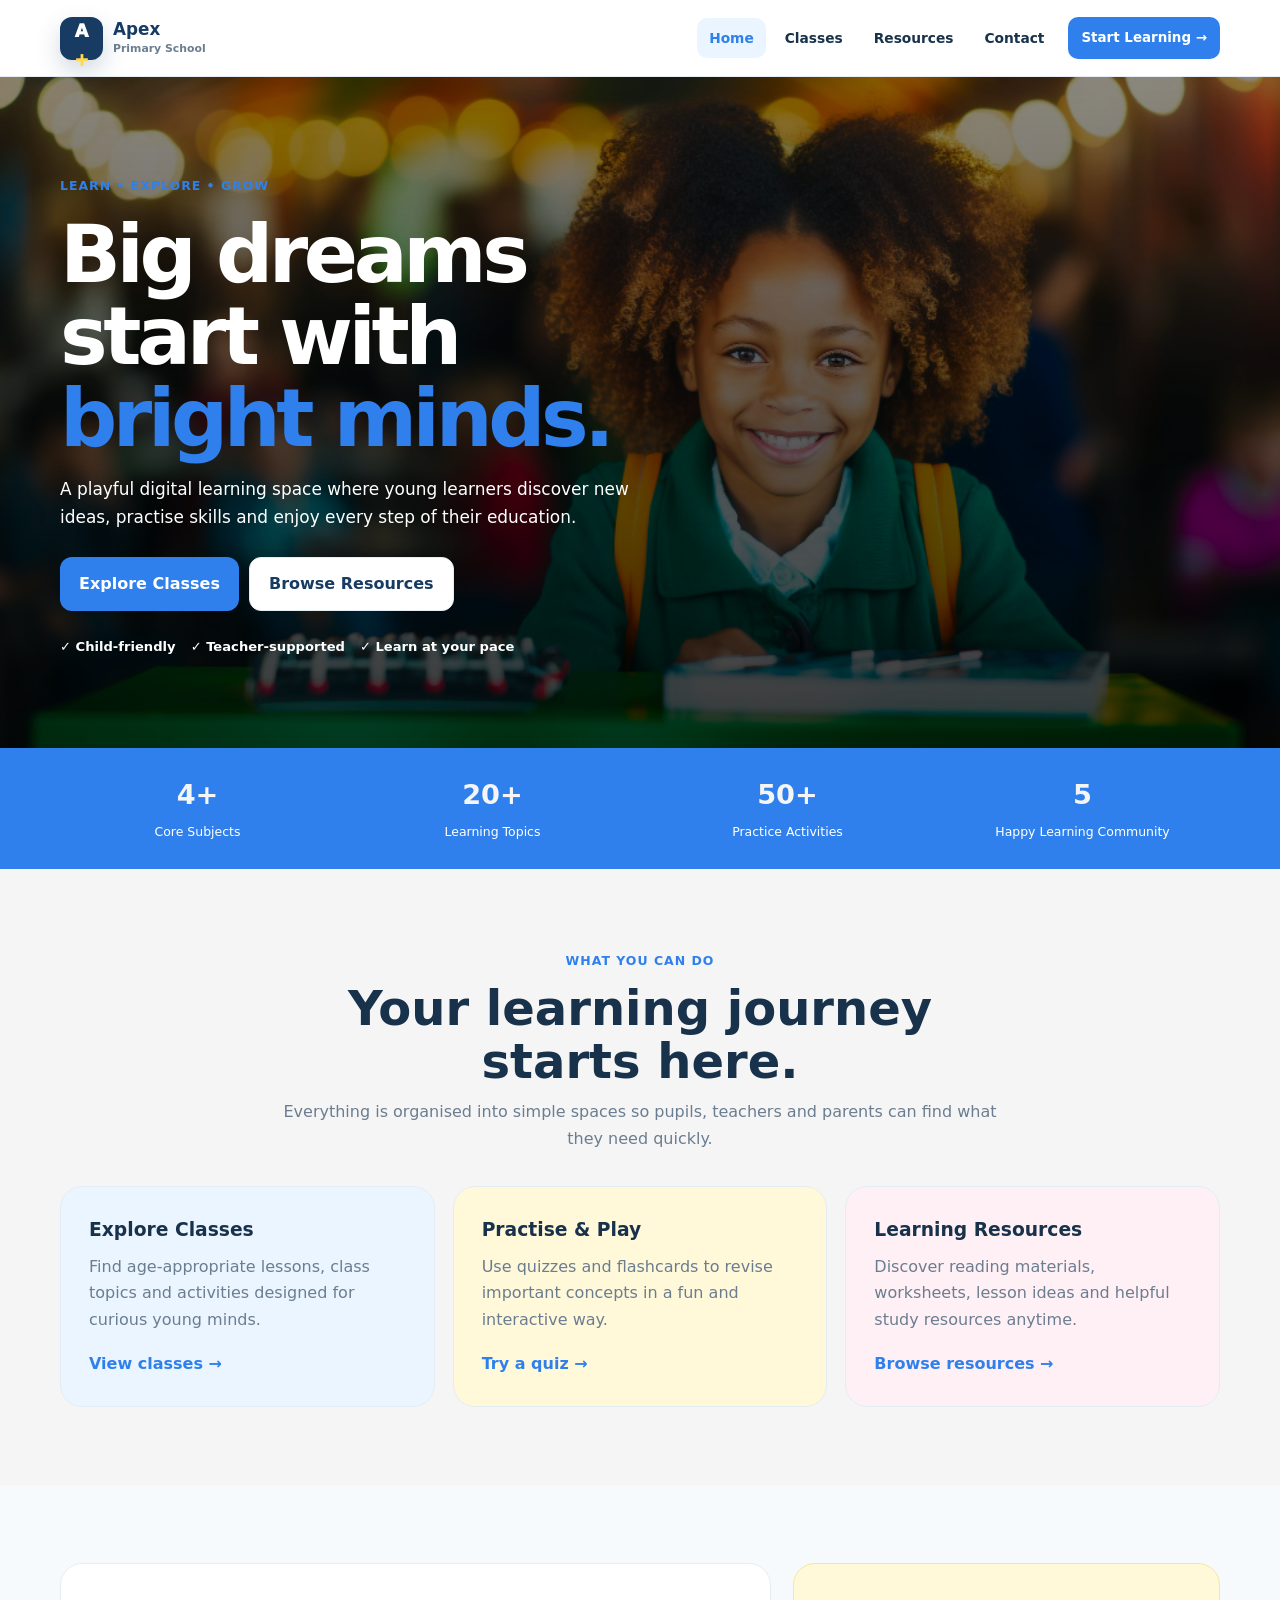
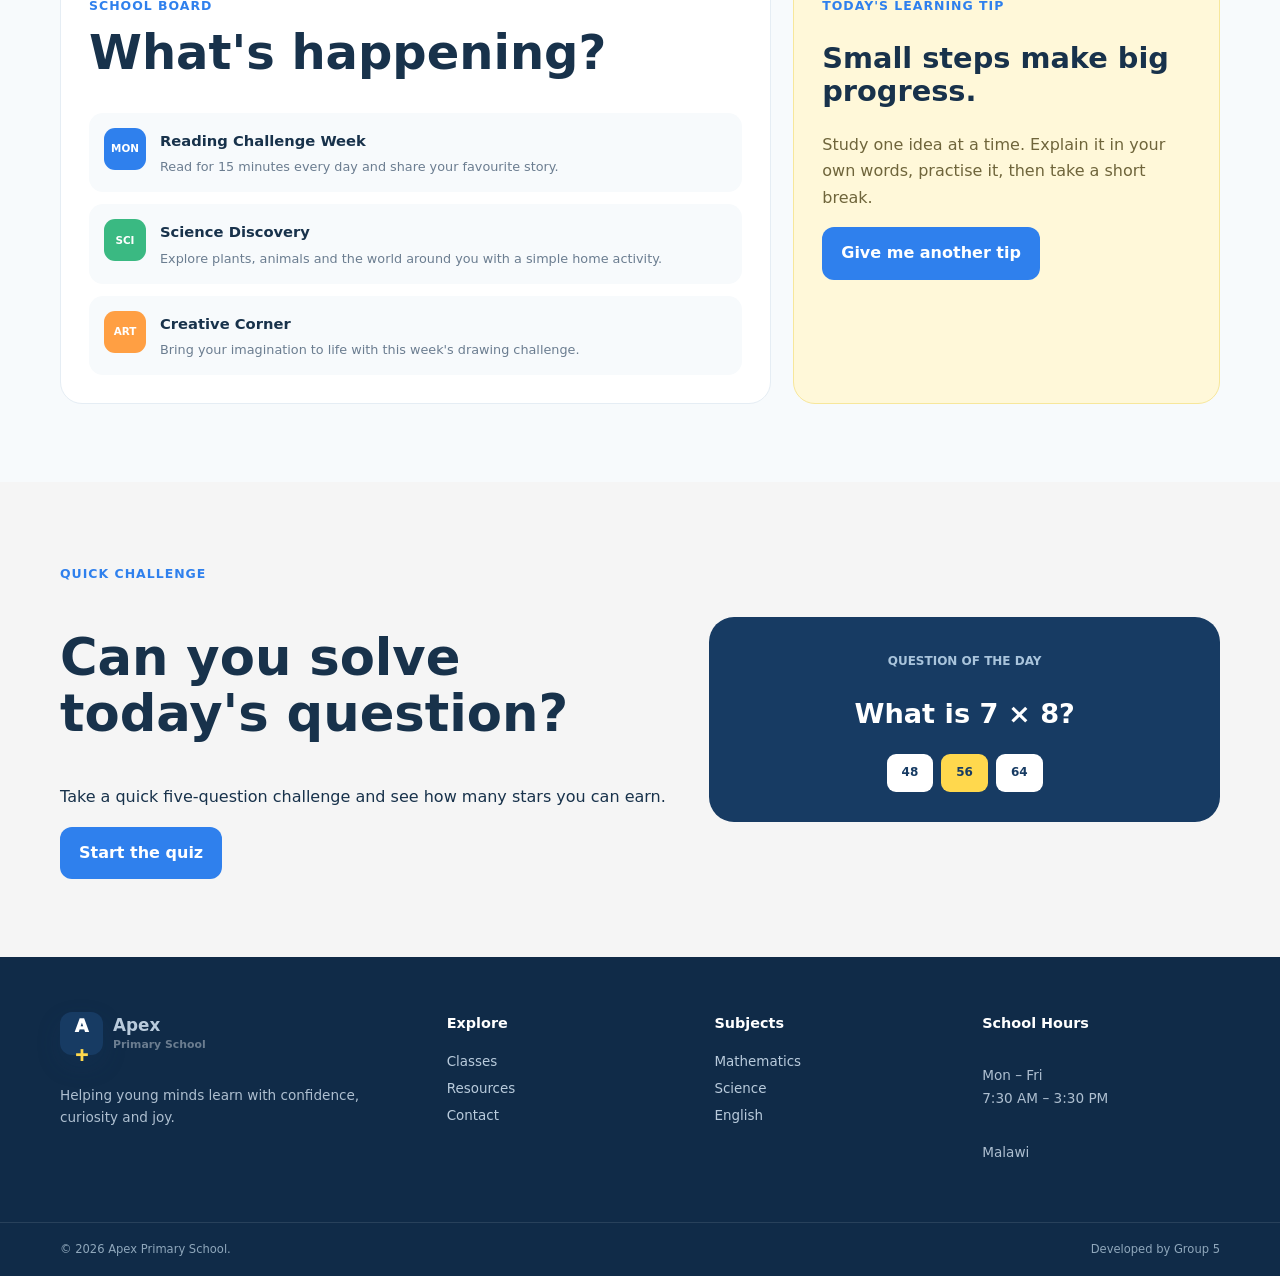
<file: APEX PRIMARY SCHOOL/index.html>
<!DOCTYPE html>
<html lang="en">

<head>
    <meta charset="UTF-8">
    <meta name="viewport" content="width=device-width, initial-scale=1.0">
    <meta name="description"
        content="Apex Primary School learning and teaching platform for pupils, teachers and parents.">

    <title>Apex Primary School | Learn, Explore & Grow</title>

    <link rel="stylesheet" href="style.css">
    <script src="script.js" defer></script>
</head>

<body data-page="home">

    <!-- Loading Effect Element -->
    <div class="loader" id="pageLoader" aria-label="Loading Apex Primary School">
        <div class="loader-card">
            <div class="loader-logo">
                A<span>+</span>
            </div>

            <div class="loader-spinner"></div>

            <p>Preparing your learning space...</p>
        </div>
    </div>

    <!-- Header Content -->
    <header class="site-header">
        <div class="container nav-wrap">

            <a class="brand" href="index.html" aria-label="Apex Primary School home">
                <span class="brand-mark" aria-hidden="true">
                    A<span>+</span>
                </span>

                <span class="brand-text">
                    <strong>Apex</strong>
                    <small>Primary School</small>
                </span>
            </a>

            <button class="menu-toggle" id="menuToggle" aria-expanded="false"
                aria-controls="mainNav" aria-label="Open navigation">
                <span></span>
                <span></span>
                <span></span>
            </button>

            <nav class="main-nav" id="mainNav" aria-label="Primary navigation">
                <a class="nav-link active" href="index.html">Home</a>
                <a class="nav-link" href="classes.html">Classes</a>
                <a class="nav-link" href="resources.html">Resources</a>
                <a class="nav-link" href="contact.html">Contact</a>
                <a class="nav-cta" href="classes.html">Start Learning →</a>
            </nav>

        </div>
    </header>

    <!-- Main Content for Home Page -->
    <main>

        <!-- Landing Page Section -->
        <section class="hero section">
            <div class="container hero-grid">

                <div class="hero-copy reveal">
                    <span class="eyebrow">Learn • Explore • Grow</span>

                    <h1>
                        Big dreams start with <span>bright minds.</span>
                    </h1>

                    <p>
                        A playful digital learning space where young learners discover new ideas,
                        practise skills and enjoy every step of their education.
                    </p>

                    <div class="hero-actions">
                        <a class="btn btn-primary" href="classes.html">
                            Explore Classes
                        </a>

                        <a class="btn btn-secondary" href="resources.html">
                            Browse Resources
                        </a>
                    </div>

                    <div class="hero-trust">
                        <span>✓ Child-friendly</span>
                        <span>✓ Teacher-supported</span>
                        <span>✓ Learn at your pace</span>
                    </div>
                </div>

            </div>
        </section>

        <!-- Statistics Section -->
        <section class="stats-strip">
            <div class="container stats-grid">

                <div>
                    <strong>4+</strong>
                    <span>Core Subjects</span>
                </div>

                <div>
                    <strong>20+</strong>
                    <span>Learning Topics</span>
                </div>

                <div>
                    <strong>50+</strong>
                    <span>Practice Activities</span>
                </div>

                <div>
                    <strong>5</strong>
                    <span>Happy Learning Community</span>
                </div>

            </div>
        </section>

        <!-- Explore Section -->
        <section class="section">
            <div class="container">

                <div class="section-heading centered">
                    <span class="eyebrow">What you can do</span>

                    <h2>Your learning journey starts here.</h2>

                    <p>
                        Everything is organised into simple spaces so pupils, teachers and parents
                        can find what they need quickly.
                    </p>
                </div>

                <div class="feature-grid">

                    <article class="feature-card blue-card reveal">
                        <h3>Explore Classes</h3>

                        <p>
                            Find age-appropriate lessons, class topics and activities designed
                            for curious young minds.
                        </p>

                        <a href="classes.html">View classes →</a>
                    </article>

                    <article class="feature-card yellow-card reveal">
                        <h3>Practise & Play</h3>

                        <p>
                            Use quizzes and flashcards to revise important concepts in a fun
                            and interactive way.
                        </p>

                        <a href="student-resources.html">Try a quiz →</a>
                    </article>

                    <article class="feature-card pink-card reveal">
                        <h3>Learning Resources</h3>

                        <p>
                            Discover reading materials, worksheets, lesson ideas and helpful
                            study resources anytime.
                        </p>

                        <a href="student-resources.html">Browse resources →</a>
                    </article>

                </div>
            </div>
        </section>

        <!-- Announcements Section -->
        <section class="section soft-section">
            <div class="container home-learning-grid">

                <article class="announcement-panel reveal">
                    <div class="section-heading">
                        <span class="eyebrow">School board</span>
                        <h2>What's happening?</h2>
                    </div>

                    <div class="announcement-list" id="announcementList">

                        <article class="announcement">
                            <span class="announcement-date">MON</span>

                            <div>
                                <strong>Reading Challenge Week</strong>

                                <p>
                                    Read for 15 minutes every day and share your favourite story.
                                </p>
                            </div>
                        </article>

                        <article class="announcement">
                            <span class="announcement-date green">SCI</span>

                            <div>
                                <strong>Science Discovery</strong>

                                <p>
                                    Explore plants, animals and the world around you with a
                                    simple home activity.
                                </p>
                            </div>
                        </article>

                        <article class="announcement">
                            <span class="announcement-date orange">ART</span>

                            <div>
                                <strong>Creative Corner</strong>

                                <p>
                                    Bring your imagination to life with this week's drawing
                                    challenge.
                                </p>
                            </div>
                        </article>

                    </div>
                </article>

                <aside class="tip-panel reveal">
                    <span class="eyebrow">Today's learning tip</span>

                    <h2>Small steps make big progress.</h2>

                    <p>
                        Study one idea at a time. Explain it in your own words, practise it,
                        then take a short break.
                    </p>

                    <button class="btn btn-dark" id="newTipBtn">
                        Give me another tip
                    </button>

                    <p class="tip-result" id="tipResult" aria-live="polite"></p>
                </aside>

            </div>
        </section>

        <!-- Quick Challenge Section -->
        <section class="section">
            <div class="container quiz-preview">

                <div class="quiz-copy">
                    <span class="eyebrow">Quick challenge</span>

                    <h2>Can you solve today's question?</h2>

                    <p>
                        Take a quick five-question challenge and see how many stars you can earn.
                    </p>

                    <a class="btn btn-primary" href="student-resources.html">
                        Start the quiz
                    </a>
                </div>

                <div class="mini-question">
                    <span>Question of the day</span>

                    <strong>What is 7 × 8?</strong>

                    <div class="mini-options">
                        <span>48</span>
                        <span class="correct">56</span>
                        <span>64</span>
                    </div>
                </div>

            </div>
        </section>

    </main>

    <!-- Footer -->
    <footer class="site-footer">
        <div class="container footer-grid">

            <div>
                <a class="brand footer-brand" href="index.html">
                    <span class="brand-mark">
                        A<span>+</span>
                    </span>

                    <span class="brand-text">
                        <strong>Apex</strong>
                        <small>Primary School</small>
                    </span>
                </a>

                <p>
                    Helping young minds learn with confidence, curiosity and joy.
                </p>
            </div>

            <div>
                <h3>Explore</h3>

                <a href="classes.html">Classes</a>
                <a href="resources.html">Resources</a>
                <a href="contact.html">Contact</a>
            </div>

            <div>
                <h3>Subjects</h3>

                <a href="student-resources.html">Mathematics</a>
                <a href="student-resources.html">Science</a>
                <a href="student-resources.html">English</a>
            </div>

            <div>
                <h3>School Hours</h3>

                <p>
                    Mon – Fri<br>
                    7:30 AM – 3:30 PM
                </p>

                <p>Malawi</p>
            </div>

        </div>

        <div class="footer-bottom">
            <div class="container">
                <span>
                    © <span id="year"></span> Apex Primary School.
                </span>

                <span>Developed by Group 5</span>
            </div>
        </div>
    </footer>

</body>

</html>
</file>
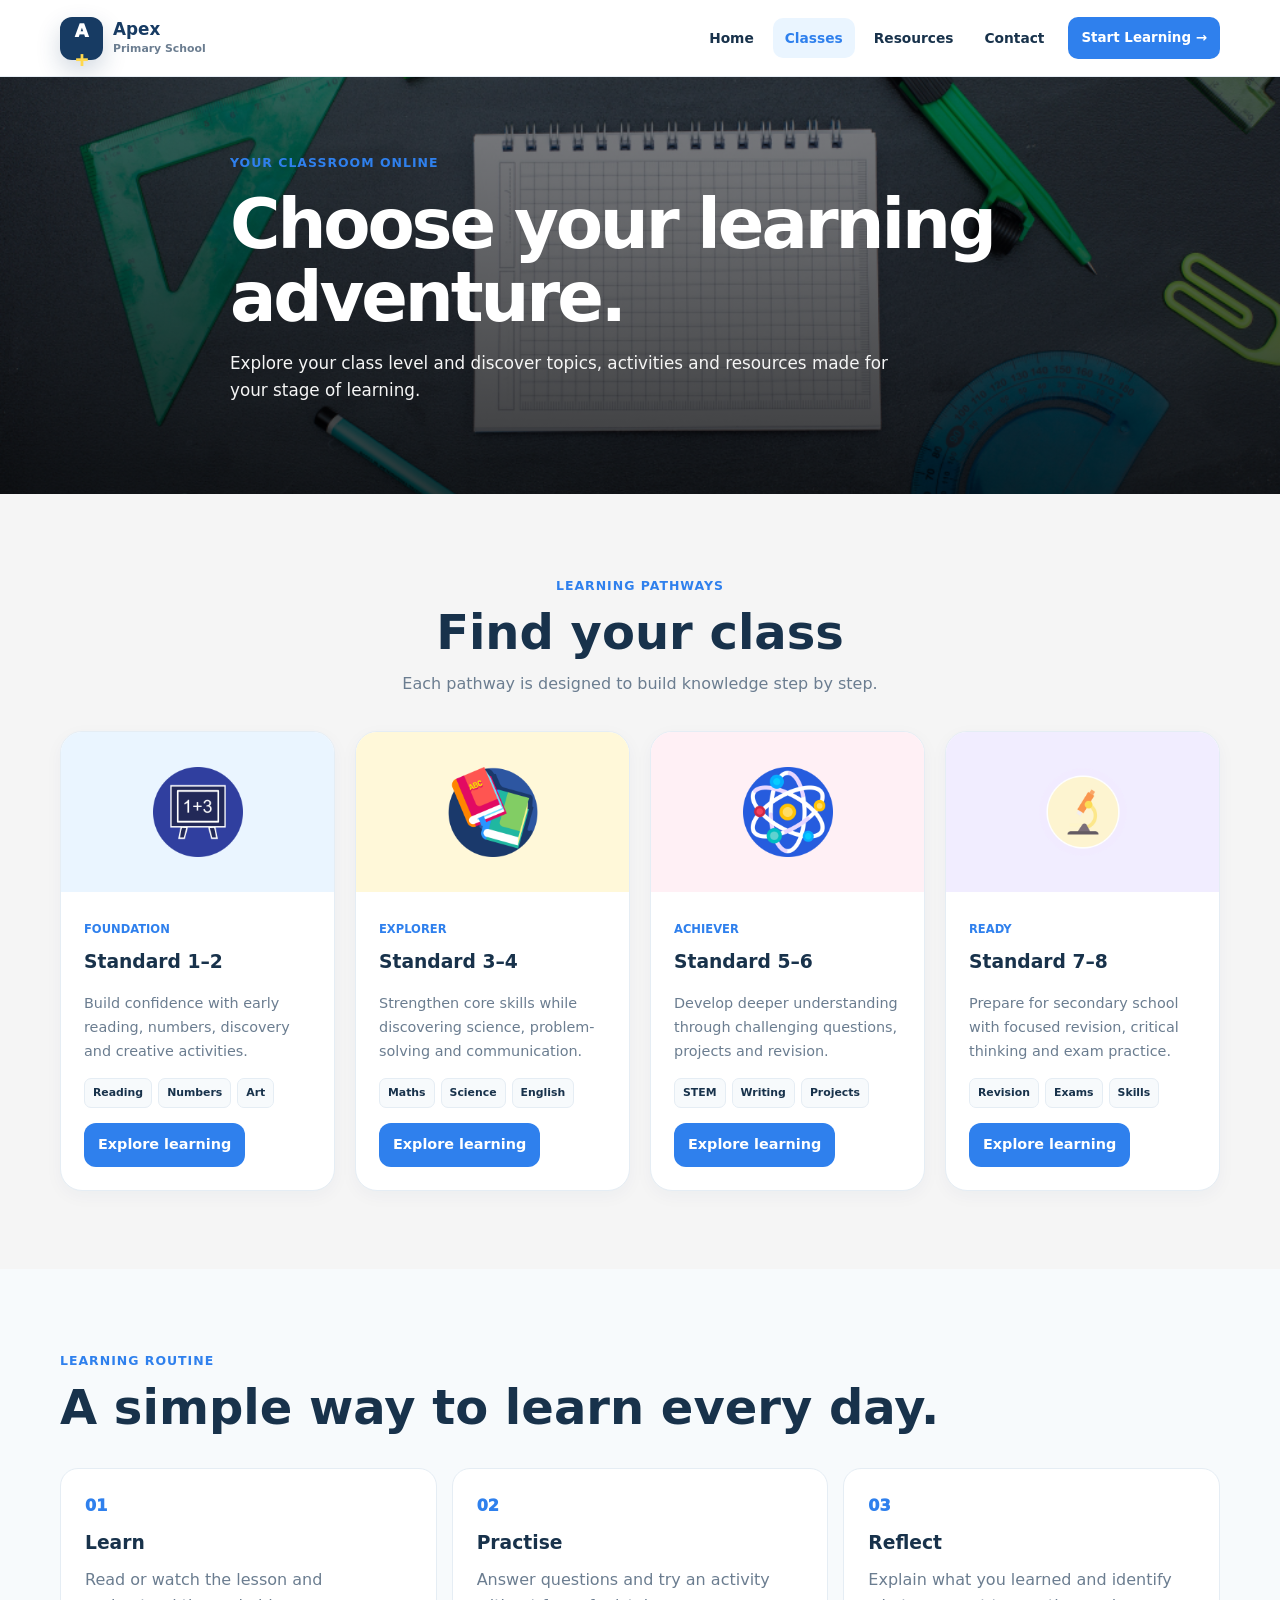
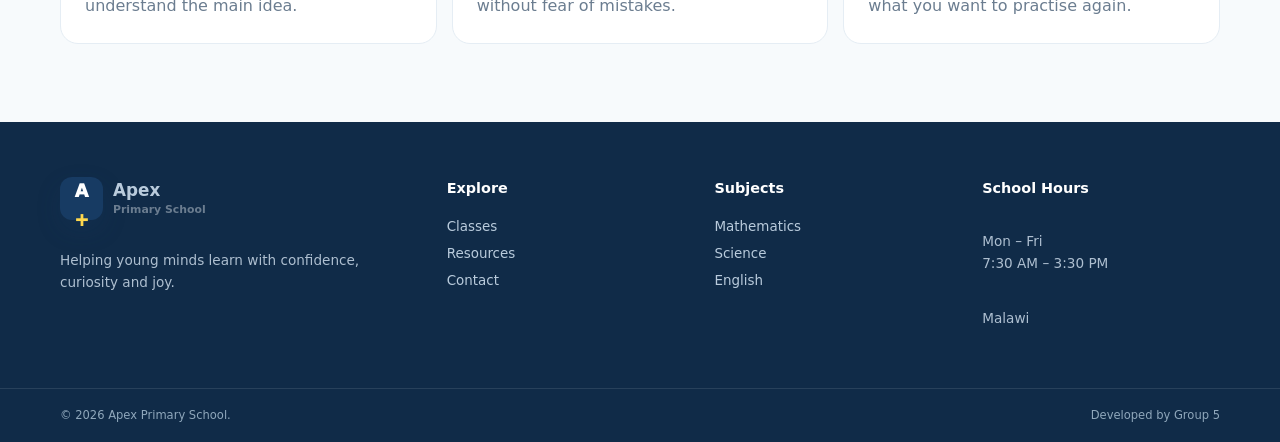
<file: APEX PRIMARY SCHOOL/classes.html>
<!DOCTYPE html>
<html lang="en">

<head>
    <meta charset="UTF-8">
    <meta name="viewport" content="width=device-width, initial-scale=1.0">
    <meta name="description" content="Explore Apex Primary School classes and learning pathways.">
    <title>Classes | Apex Primary School</title>
    <link rel="stylesheet" href="style.css">
    <script src="script.js" defer></script>
</head>

<body data-page="classes">

    <!-- Loading effect -->
    <div class="loader" id="pageLoader" aria-label="Loading Apex Primary School">
        <div class="loader-card">
            <div class="loader-logo">A<span>+</span></div>
            <div class="loader-spinner"></div>
            <p>Preparing your learning space...</p>
        </div>
    </div>

    <!-- Header contect -->
    <header class="site-header">
        <div class="container nav-wrap">

            <a class="brand" href="index.html">
                <span class="brand-mark">A<span>+</span></span>
                <span class="brand-text">
                    <strong>Apex</strong>
                    <small>Primary School</small>
                </span>
            </a>

            <button class="menu-toggle" id="menuToggle" aria-expanded="false" aria-controls="mainNav" aria-label="Open navigation">
                <span></span>
                <span></span>
                <span></span>
            </button>

            <nav class="main-nav" id="mainNav" aria-label="Primary navigation">
                <a class="nav-link" href="index.html">Home</a>
                <a class="nav-link active" href="classes.html">Classes</a>
                <a class="nav-link" href="resources.html">Resources</a>
                <a class="nav-link" href="contact.html">Contact</a>
                <a class="nav-cta" href="classes.html">Start Learning →</a>
            </nav>

        </div>
    </header>

    <!-- Main content -->
    <main>

        <!-- Here section content -->
        <section class="page-hero">
            <div class="container page-hero-content">
                <span class="eyebrow">Your classroom online</span>
                <h1>Choose your learning adventure.</h1>
                <p>Explore your class level and discover topics, activities and resources made for your stage of learning.</p>
            </div>
        </section>

        <!--- Learning pathways section content -->
        <section class="section">
            <div class="container">

                <div class="section-heading centered">
                    <span class="eyebrow">Learning pathways</span>
                    <h2>Find your class</h2>
                    <p>Each pathway is designed to build knowledge step by step.</p>
                </div>

                <div class="class-grid">

                    <article class="class-card reveal">
                        <div class="class-art blue">
                            <img src="icon1.png" alt="" width="90">
                        </div>

                        <div class="class-body">
                            <span>Foundation</span>
                            <h3>Standard 1–2</h3>
                            <p>Build confidence with early reading, numbers, discovery and creative activities.</p>

                            <div class="tag-row">
                                <span>Reading</span>
                                <span>Numbers</span>
                                <span>Art</span>
                            </div>

                            <a class="btn btn-small btn-primary" href="resources.html#english">Explore learning</a>
                        </div>
                    </article>

                    <article class="class-card reveal">
                        <div class="class-art yellow">
                            <img src="icon3.png" alt="" width="90">
                        </div>

                        <div class="class-body">
                            <span>Explorer</span>
                            <h3>Standard 3–4</h3>
                            <p>Strengthen core skills while discovering science, problem-solving and communication.</p>

                            <div class="tag-row">
                                <span>Maths</span>
                                <span>Science</span>
                                <span>English</span>
                            </div>

                            <a class="btn btn-small btn-primary" href="resources.html#mathematics">Explore learning</a>
                        </div>
                    </article>

                    <article class="class-card reveal">
                        <div class="class-art pink">
                            <img src="icon2.png" alt="" width="90">
                        </div>

                        <div class="class-body">
                            <span>Achiever</span>
                            <h3>Standard 5–6</h3>
                            <p>Develop deeper understanding through challenging questions, projects and revision.</p>

                            <div class="tag-row">
                                <span>STEM</span>
                                <span>Writing</span>
                                <span>Projects</span>
                            </div>

                            <a class="btn btn-small btn-primary" href="resources.html#science">Explore learning</a>
                        </div>
                    </article>

                    <article class="class-card reveal">
                        <div class="class-art purple">
                            <img src="icon4.png" alt="" width="90">
                        </div>

                        <div class="class-body">
                            <span>Ready</span>
                            <h3>Standard 7–8</h3>
                            <p>Prepare for secondary school with focused revision, critical thinking and exam practice.</p>

                            <div class="tag-row">
                                <span>Revision</span>
                                <span>Exams</span>
                                <span>Skills</span>
                            </div>

                            <a class="btn btn-small btn-primary" href="resources.html#worksheets">Explore learning</a>
                        </div>
                    </article>

                </div>
            </div>
        </section>

        <!-- Learning routine section content -->
        <section class="section soft-section">
            <div class="container">

                <div class="section-heading">
                    <span class="eyebrow">Learning routine</span>
                    <h2>A simple way to learn every day.</h2>
                </div>

                <div class="routine-grid">

                    <article>
                        <span>01</span>
                        <h3>Learn</h3>
                        <p>Read or watch the lesson and understand the main idea.</p>
                    </article>

                    <article>
                        <span>02</span>
                        <h3>Practise</h3>
                        <p>Answer questions and try an activity without fear of mistakes.</p>
                    </article>

                    <article>
                        <span>03</span>
                        <h3>Reflect</h3>
                        <p>Explain what you learned and identify what you want to practise again.</p>
                    </article>

                </div>
            </div>
        </section>

    </main>

    <!---- Footer content --->
    <footer class="site-footer">
        <div class="container footer-grid">

            <div>
                <a class="brand footer-brand" href="index.html">
                    <span class="brand-mark">A<span>+</span></span>
                    <span class="brand-text">
                        <strong>Apex</strong>
                        <small>Primary School</small>
                    </span>
                </a>
                <p>Helping young minds learn with confidence, curiosity and joy.</p>
            </div>

            <div>
                <h3>Explore</h3>
                <a href="classes.html">Classes</a>
                <a href="resources.html">Resources</a>
                <a href="contact.html">Contact</a>
            </div>

            <div>
                <h3>Subjects</h3>
                <a href="student-resources.html">Mathematics</a>
                <a href="student-resources.html">Science</a>
                <a href="student-resources.html">English</a>
            </div>

            <div>
                <h3>School Hours</h3>
                <p>Mon – Fri<br>7:30 AM – 3:30 PM</p>
                <p>Malawi</p>
            </div>

        </div>

        <div class="footer-bottom">
            <div class="container">
                <span>© <span id="year"></span> Apex Primary School.</span>
                <span>Developed by Group 5</span>
            </div>
        </div>
    </footer>

</body>

</html>
</file>
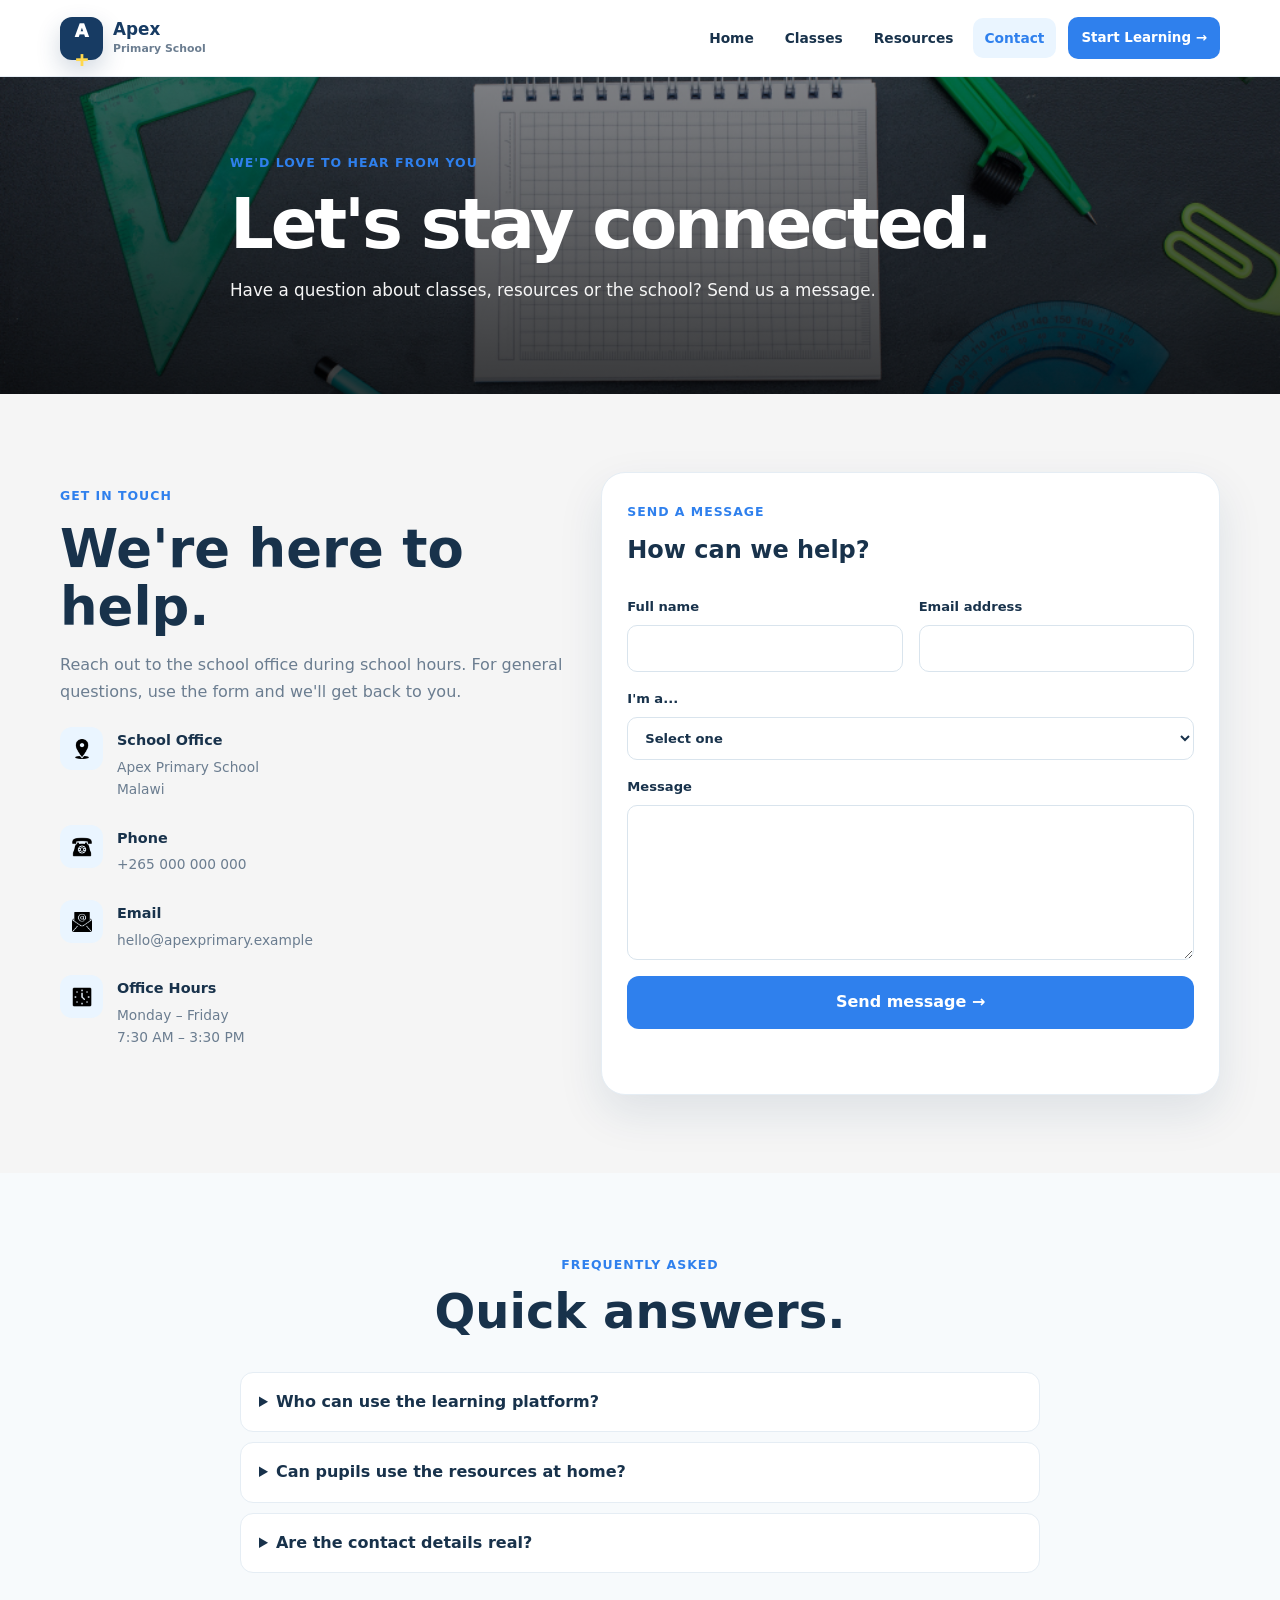
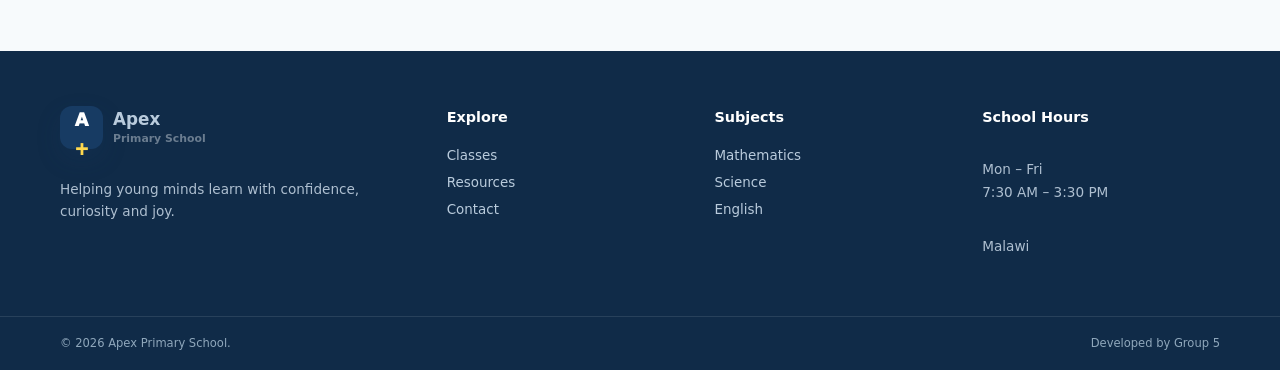
<file: APEX PRIMARY SCHOOL/contact.html>
<!DOCTYPE html>
<html lang="en">

<head>
    <meta charset="UTF-8">
    <meta name="viewport" content="width=device-width, initial-scale=1.0">
    <meta name="description" content="Contact Apex Primary School.">
    <title>Contact | Apex Primary School</title>
    <link rel="stylesheet" href="style.css">
    <script src="script.js" defer></script>
</head>

<body data-page="contact">
    <div class="loader" id="pageLoader" aria-label="Loading Apex Primary School">
        <div class="loader-card">
            <div class="loader-logo">A<span>+</span></div>
            <div class="loader-spinner"></div>
            <p>Preparing your learning space...</p>
        </div>
    </div>

    <!-- Header contect -->
    <header class="site-header">
        <div class="container nav-wrap">
            <a class="brand" href="index.html">
                <span class="brand-mark">A<span>+</span></span>
                <span class="brand-text">
                    <strong>Apex</strong>
                    <small>Primary School</small>
                </span>
            </a>

            <button class="menu-toggle" id="menuToggle" aria-expanded="false" aria-controls="mainNav" aria-label="Open navigation">
                <span></span>
                <span></span>
                <span></span>
            </button>

            <nav class="main-nav" id="mainNav" aria-label="Primary navigation">
                <a class="nav-link" href="index.html">Home</a>
                <a class="nav-link" href="classes.html">Classes</a>
                <a class="nav-link" href="resources.html">Resources</a>
                <a class="nav-link active" href="contact.html">Contact</a>
                <a class="nav-cta" href="classes.html">Start Learning →</a>
            </nav>
        </div>
    </header>

    <main>
        <section class="page-hero">
            <div class="container page-hero-content">
                <span class="eyebrow">We'd love to hear from you</span>
                <h1>Let's stay connected.</h1>
                <p>Have a question about classes, resources or the school? Send us a message.</p>
            </div>
        </section>

        <section class="section">
            <div class="container contact-grid">
                <aside class="contact-info">
                    <span class="eyebrow">Get in touch</span>
                    <h2>We're here to help.</h2>
                    <p>Reach out to the school office during school hours. For general questions, use the form and we'll get back
                        to you.</p>

                    <div class="contact-item">
                        <span>
                            <img src="location-icon.png" alt="" width="20">
                        </span>
                        <div>
                            <strong>School Office</strong>
                            <p>Apex Primary School<br>Malawi</p>
                        </div>
                    </div>

                    <div class="contact-item">
                        <span>
                            <img src="phone-icon.png" alt="" width="20">
                        </span>
                        <div>
                            <strong>Phone</strong>
                            <p>+265 000 000 000</p>
                        </div>
                    </div>

                    <div class="contact-item">
                        <span>
                            <img src="email-icon.png" alt="" width="20">
                        </span>
                        <div>
                            <strong>Email</strong>
                            <p>hello@apexprimary.example</p>
                        </div>
                    </div>

                    <div class="contact-item">
                        <span>
                            <img src="clock-icon.png" alt="" width="20">
                        </span>
                        <div>
                            <strong>Office Hours</strong>
                            <p>Monday – Friday<br>7:30 AM – 3:30 PM</p>
                        </div>
                    </div>
                </aside>

                <section class="form-card" aria-labelledby="contactHeading">
                    <span class="eyebrow">Send a message</span>
                    <h2 id="contactHeading">How can we help?</h2>

                    <form id="contactForm" novalidate>
                        <div class="form-grid">
                            <label>
                                Full name
                                <input type="text" id="name" name="name" autocomplete="name" required>
                            </label>

                            <label>
                                Email address
                                <input type="email" id="email" name="email" autocomplete="email" required>
                            </label>
                        </div>

                        <label>I'm a...
                            <select id="role" name="role" required>
                                <option value="">Select one</option>
                                <option>Pupil</option>
                                <option>Parent / Guardian</option>
                                <option>Teacher</option>
                                <option>Visitor</option>
                            </select>
                        </label>

                        <label>Message
                            <textarea id="message" name="message" rows="6" required></textarea>
                        </label>

                        <button class="btn btn-primary" type="submit">Send message →</button>
                        <p class="form-status" id="formStatus" aria-live="polite"></p>
                    </form>
                </section>
            </div>
        </section>

        <section class="section soft-section">
            <div class="container">
                <div class="section-heading centered">
                    <span class="eyebrow">Frequently asked</span>
                    <h2>Quick answers.</h2>
                </div>

                <div class="faq-list">
                    <details>
                        <summary>Who can use the learning platform?</summary>
                        <p>The platform is designed for primary pupils, teachers and parents who want a simple digital learning
                            space.</p>
                    </details>

                    <details>
                        <summary>Can pupils use the resources at home?</summary>
                        <p>Yes. The learning resources and interactive activities are designed to support revision and practice
                            outside the classroom.</p>
                    </details>

                    <details>
                        <summary>Are the contact details real?</summary>
                        <p>Yes. All the contact details are real.</p>
                    </details>
                </div>
            </div>
        </section>
    </main>

    <footer class="site-footer">
        <div class="container footer-grid">
            <div>
                <a class="brand footer-brand" href="index.html">
                    <span class="brand-mark">A<span>+</span></span>
                    <span class="brand-text">
                        <strong>Apex</strong>
                        <small>Primary School</small>
                    </span>
                </a>
                <p>Helping young minds learn with confidence, curiosity and joy.</p>
            </div>

            <div>
                <h3>Explore</h3>
                <a href="classes.html">Classes</a>
                <a href="resources.html">Resources</a>
                <a href="contact.html">Contact</a>
            </div>

            <div>
                <h3>Subjects</h3>
                <a href="student-resources.html">Mathematics</a>
                <a href="student-resources.html">Science</a>
                <a href="student-resources.html">English</a>
            </div>

            <div>
                <h3>School Hours</h3>
                <p>Mon – Fri<br>7:30 AM – 3:30 PM</p>
                <p>Malawi</p>
            </div>
        </div>

        <div class="footer-bottom">
            <div class="container">
                <span>© <span id="year"></span> Apex Primary School.</span>
                <span>Developed by Group 5</span>
            </div>
        </div>
    </footer>
</body>

</html>
</file>
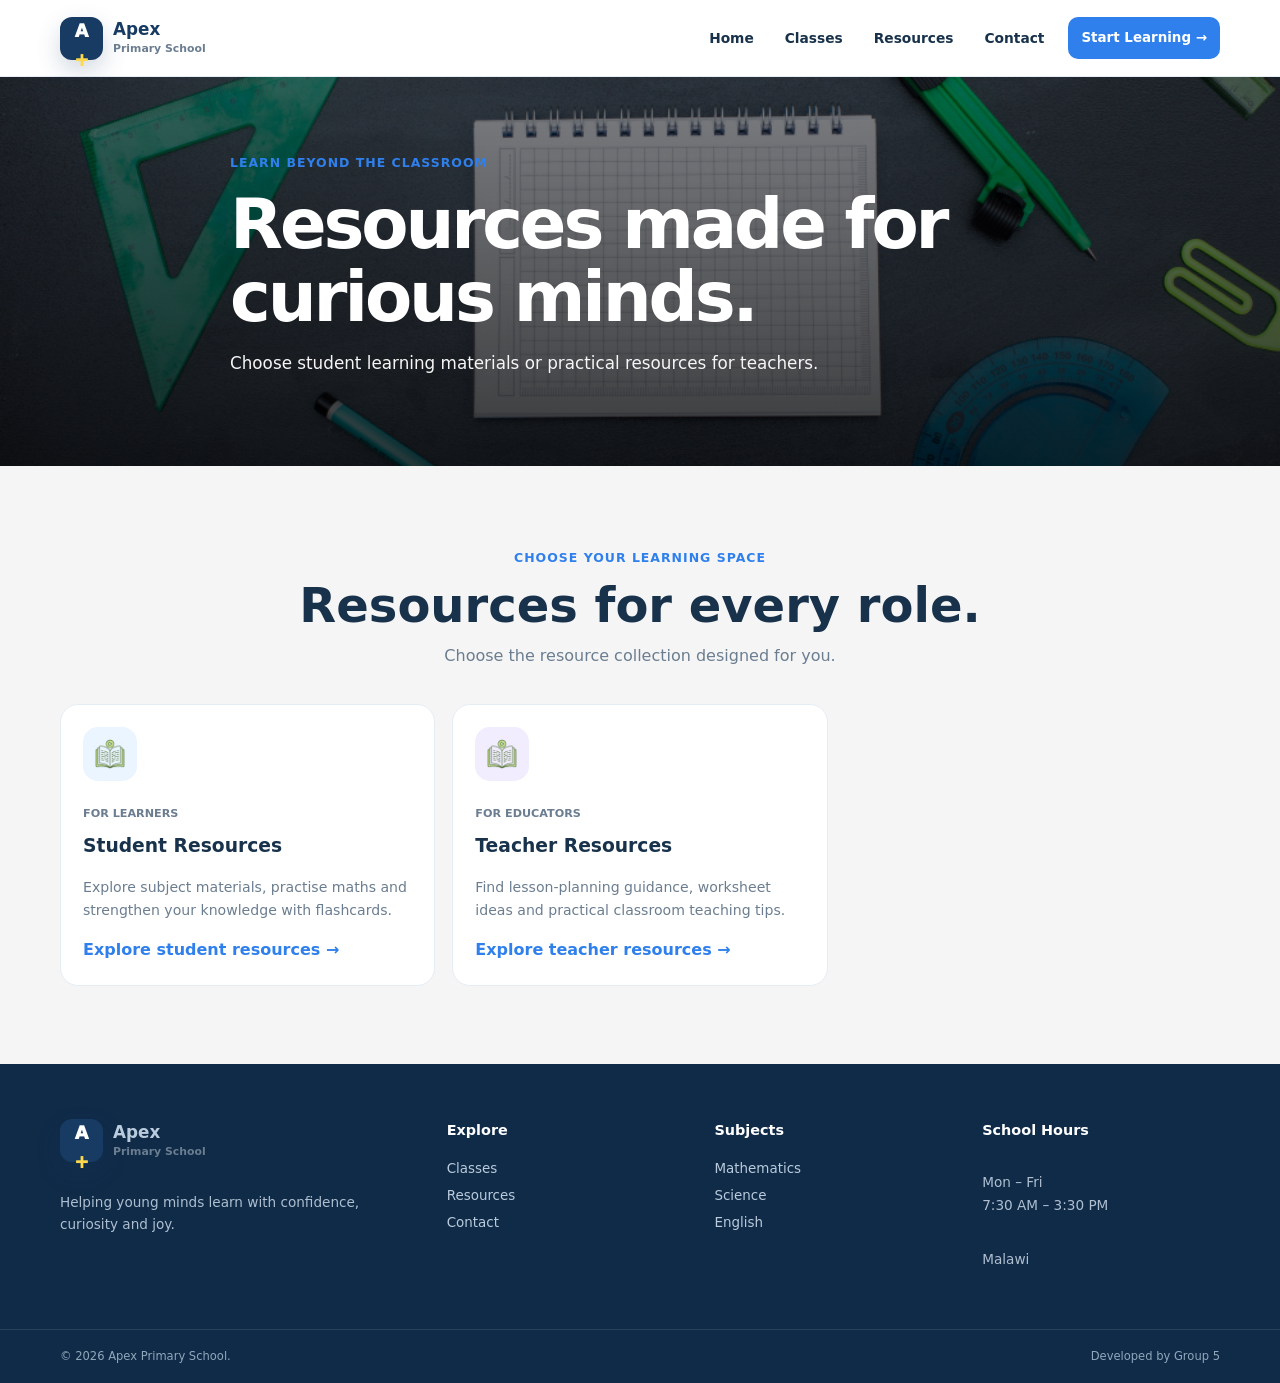
<file: APEX PRIMARY SCHOOL/resources.html>
<!DOCTYPE html>
<html lang="en">

<head>
    <meta charset="UTF-8">
    <meta name="viewport" content="width=device-width, initial-scale=1.0">
    <meta name="description" content="Apex Primary School learning resources, quizzes, flashcards and teacher resources.">
    <title>Resources | Apex Primary School</title>
    <link rel="stylesheet" href="style.css">
    <script src="script.js" defer></script>
</head>

<body data-page="resources">

    <!--- Loading effect element --->
    <div class="loader" id="pageLoader" aria-label="Loading Apex Primary School">
        <div class="loader-card">
            <div class="loader-logo">A<span>+</span></div>
            <div class="loader-spinner"></div>
            <p>Preparing your learning space...</p>
        </div>
    </div>

    <!-- Header contect -->
    <header class="site-header">
        <div class="container nav-wrap">

            <a class="brand" href="index.html">
                <span class="brand-mark">A<span>+</span></span>
                <span class="brand-text">
                    <strong>Apex</strong>
                    <small>Primary School</small>
                </span>
            </a>

            <button class="menu-toggle" id="menuToggle" aria-expanded="false" aria-controls="mainNav" aria-label="Open navigation">
                <span></span>
                <span></span>
                <span></span>
            </button>

            <nav class="main-nav" id="mainNav" aria-label="Primary navigation">
                <a class="nav-link" href="index.html">Home</a>
                <a class="nav-link" href="classes.html">Classes</a>
                <a class="nav-link" href="resources.html">Resources</a>
                <a class="nav-link" href="contact.html">Contact</a>
                <a class="nav-cta" href="classes.html">Start Learning →</a>
            </nav>

        </div>
    </header>

    <main>

        <!--- Hero section content --->
        <section class="page-hero">
            <div class="container page-hero-content">
                <span class="eyebrow">Learn beyond the classroom</span>
                <h1>Resources made for curious minds.</h1>
                <p>Choose student learning materials or practical resources for teachers.</p>
            </div>
        </section>

        <section class="section">
            <div class="container">

                <div class="section-heading centered">
                    <span class="eyebrow">Choose your learning space</span>
                    <h2>Resources for every role.</h2>
                    <p>Choose the resource collection designed for you.</p>
                </div>

                <div class="resource-grid">

                    <article class="resource-card">
                        <div class="resource-icon blue">
                            <img src="lesson-icon.png" alt="" width="30">
                        </div>
                        <span>For learners</span>
                        <h3>Student Resources</h3>
                        <p>Explore subject materials, practise maths and strengthen your knowledge with flashcards.</p>
                        <a href="student-resources.html">Explore student resources →</a>
                    </article>

                    <article class="resource-card">
                        <div class="resource-icon purple">
                            <img src="lesson-icon.png" alt="" width="30">
                        </div>
                        <span>For educators</span>
                        <h3>Teacher Resources</h3>
                        <p>Find lesson-planning guidance, worksheet ideas and practical classroom teaching tips.</p>
                        <a href="teacher-resources.html">Explore teacher resources →</a>
                    </article>

                </div>
            </div>
        </section>

    </main>

    <footer class="site-footer">
        <div class="container footer-grid">

            <div>
                <a class="brand footer-brand" href="index.html">
                    <span class="brand-mark">A<span>+</span></span>
                    <span class="brand-text">
                        <strong>Apex</strong>
                        <small>Primary School</small>
                    </span>
                </a>
                <p>Helping young minds learn with confidence, curiosity and joy.</p>
            </div>

            <div>
                <h3>Explore</h3>
                <a href="classes.html">Classes</a>
                <a href="resources.html">Resources</a>
                <a href="contact.html">Contact</a>
            </div>

            <div>
                <h3>Subjects</h3>
                <a href="student-resources.html">Mathematics</a>
                <a href="student-resources.html">Science</a>
                <a href="student-resources.html">English</a>
            </div>

            <div>
                <h3>School Hours</h3>
                <p>Mon – Fri<br>7:30 AM – 3:30 PM</p>
                <p>Malawi</p>
            </div>

        </div>

        <div class="footer-bottom">
            <div class="container">
                <span>© <span id="year"></span> Apex Primary School.</span>
                <span>Developed by Group 5</span>
            </div>
        </div>
    </footer>

</body>

</html>
</file>
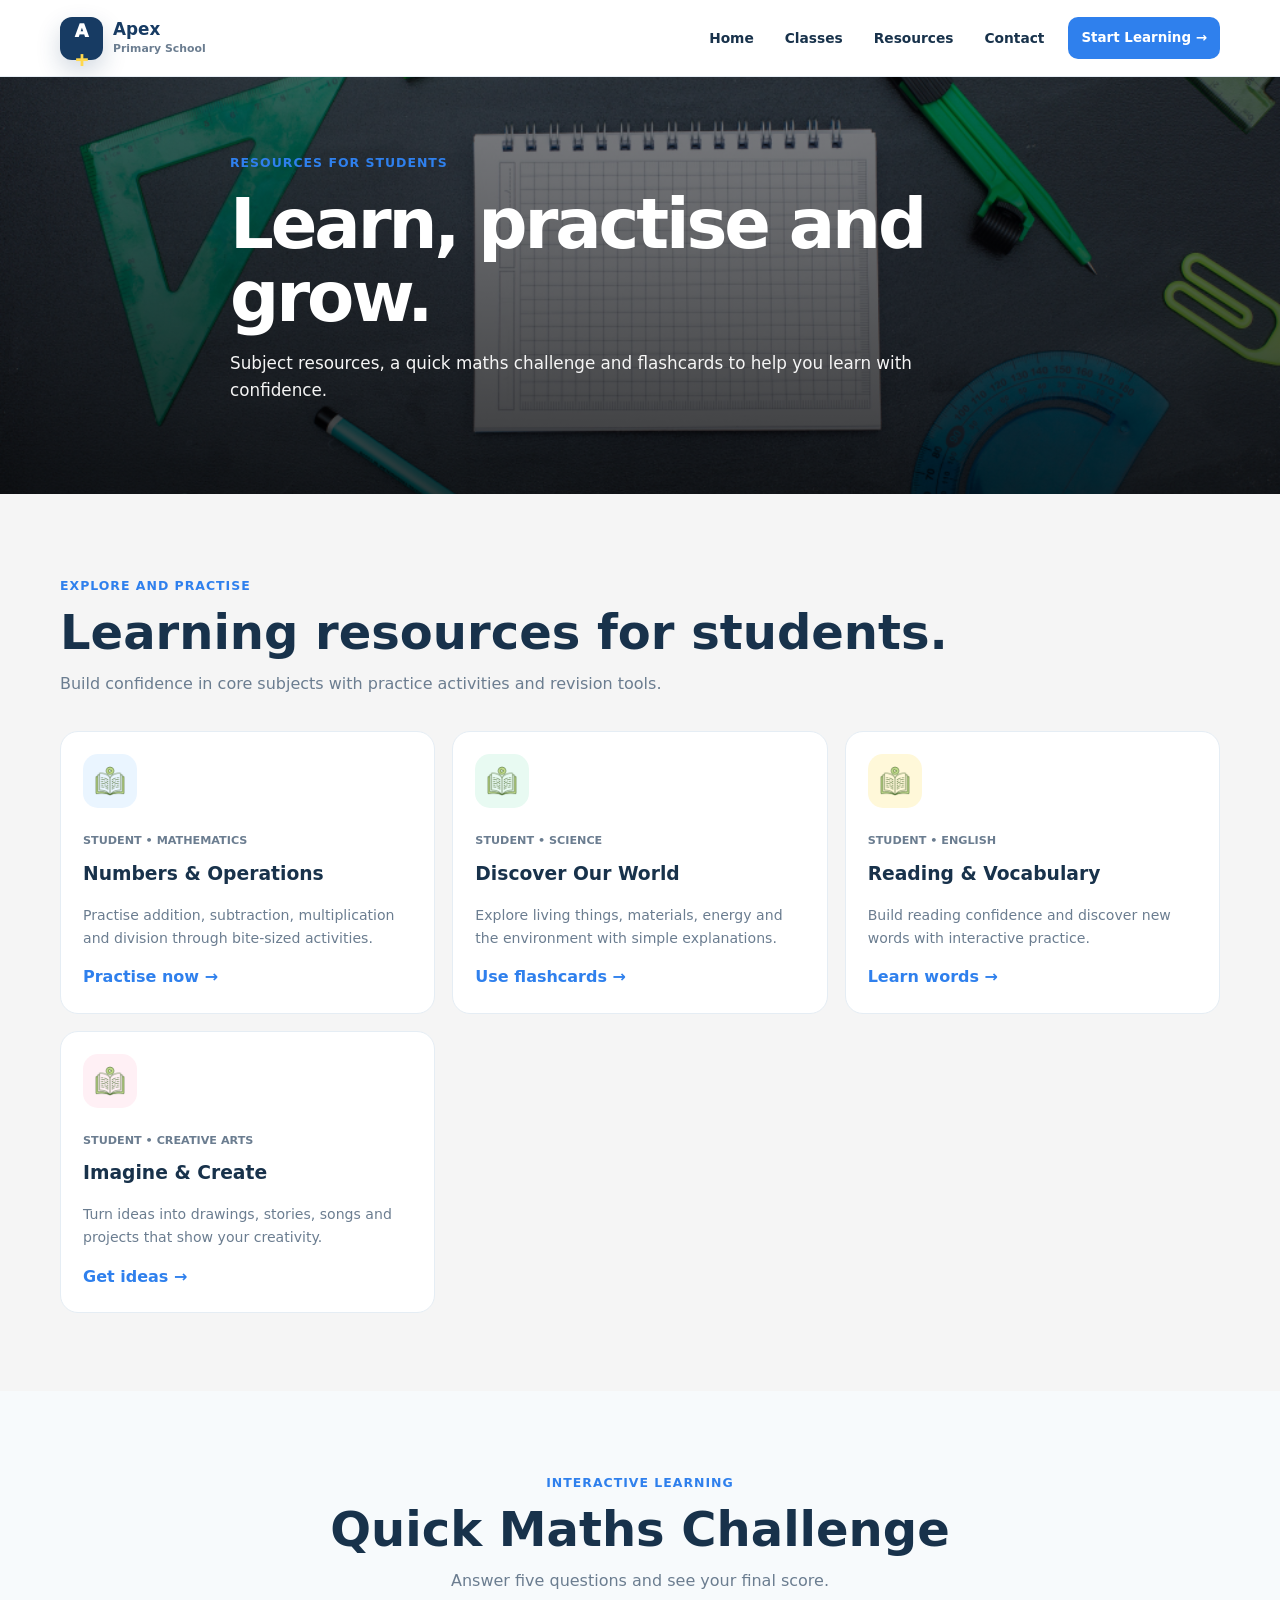
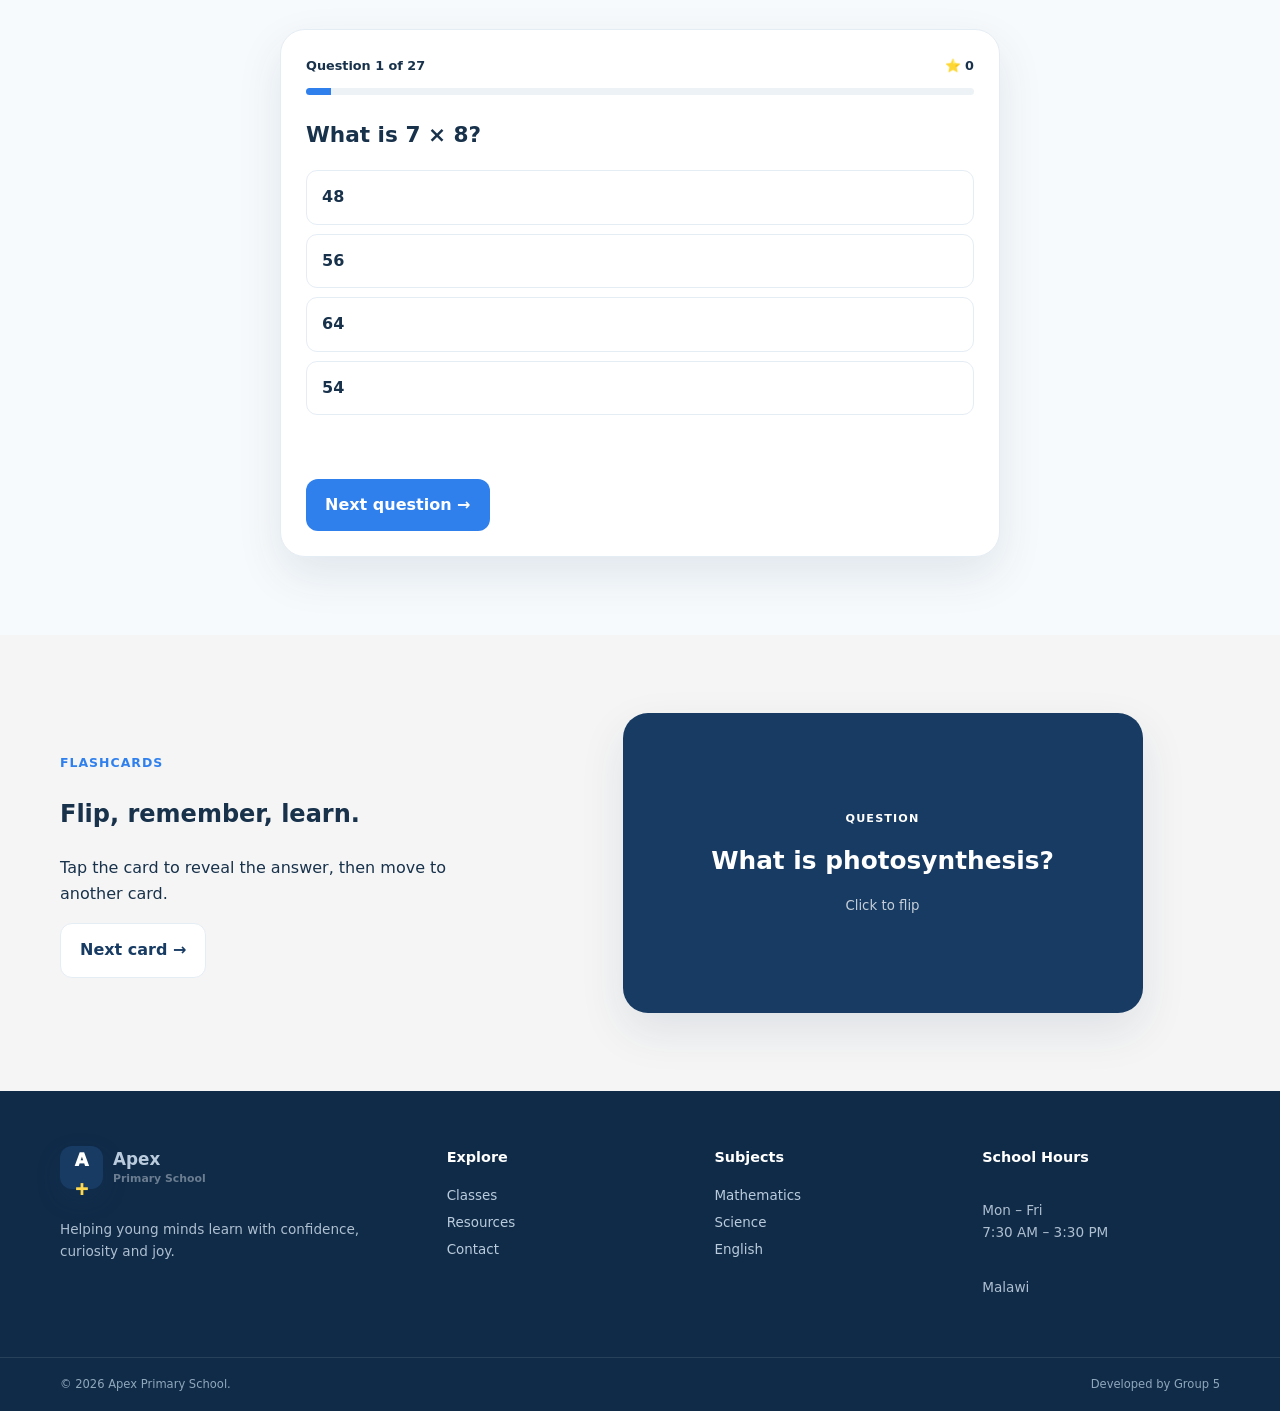
<file: APEX PRIMARY SCHOOL/student-resources.html>
<!DOCTYPE html>
<html lang="en">

<head>
    <meta charset="UTF-8">
    <meta name="viewport" content="width=device-width, initial-scale=1.0">
    <meta name="description" content="Apex Primary School learning resources, quizzes, flashcards and teacher resources.">
    <title>Student Resources | Apex Primary School</title>
    <link rel="stylesheet" href="style.css">
    <script src="script.js" defer></script>
</head>

<body data-page="student-resources">

    <!--- Loading effect element --->
    <div class="loader" id="pageLoader" aria-label="Loading Apex Primary School">
        <div class="loader-card">
            <div class="loader-logo">A<span>+</span></div>
            <div class="loader-spinner"></div>
            <p>Preparing your learning space...</p>
        </div>
    </div>

    <!-- Header contect -->
    <header class="site-header">
        <div class="container nav-wrap">

            <a class="brand" href="index.html">
                <span class="brand-mark">A<span>+</span></span>
                <span class="brand-text">
                    <strong>Apex</strong>
                    <small>Primary School</small>
                </span>
            </a>

            <button class="menu-toggle" id="menuToggle" aria-expanded="false" aria-controls="mainNav" aria-label="Open navigation">
                <span></span>
                <span></span>
                <span></span>
            </button>

            <nav class="main-nav" id="mainNav" aria-label="Primary navigation">
                <a class="nav-link" href="index.html">Home</a>
                <a class="nav-link" href="classes.html">Classes</a>
                <a class="nav-link" href="resources.html">Resources</a>
                <a class="nav-link" href="contact.html">Contact</a>
                <a class="nav-cta" href="classes.html">Start Learning →</a>
            </nav>

        </div>
    </header>

    <main>

        <!--- Hero section content --->
        <section class="page-hero">
            <div class="container page-hero-content">
                <span class="eyebrow">Resources for students</span>
                <h1>Learn, practise and grow.</h1>
                <p>Subject resources, a quick maths challenge and flashcards to help you learn with confidence.</p>
            </div>
        </section>

        <section class="section">
            <div class="container">

                <div class="section-heading">
                    <span class="eyebrow">Explore and practise</span>
                    <h2>Learning resources for students.</h2>
                    <p>Build confidence in core subjects with practice activities and revision tools.</p>
                </div>

                <div class="resource-grid">

                    <article class="resource-card" id="mathematics">
                        <div class="resource-icon blue">
                            <img src="lesson-icon.png" alt="" width="30">
                        </div>
                        <span>Student • Mathematics</span>
                        <h3>Numbers &amp; Operations</h3>
                        <p>Practise addition, subtraction, multiplication and division through bite-sized activities.</p>
                        <a href="#quiz">Practise now →</a>
                    </article>

                    <article class="resource-card" id="science">
                        <div class="resource-icon green">
                            <img src="lesson-icon.png" alt="" width="30">
                        </div>
                        <span>Student • Science</span>
                        <h3>Discover Our World</h3>
                        <p>Explore living things, materials, energy and the environment with simple explanations.</p>
                        <a href="#flashcards">Use flashcards →</a>
                    </article>

                    <article class="resource-card" id="english">
                        <div class="resource-icon yellow">
                            <img src="lesson-icon.png" alt="" width="30">
                        </div>
                        <span>Student • English</span>
                        <h3>Reading &amp; Vocabulary</h3>
                        <p>Build reading confidence and discover new words with interactive practice.</p>
                        <a href="#flashcards">Learn words →</a>
                    </article>

                    <article class="resource-card" id="creative">
                        <div class="resource-icon pink">
                            <img src="lesson-icon.png" alt="" width="30">
                        </div>
                        <span>Student • Creative Arts</span>
                        <h3>Imagine &amp; Create</h3>
                        <p>Turn ideas into drawings, stories, songs and projects that show your creativity.</p>
                        <a href="#flashcards">Get ideas →</a>
                    </article>

                </div>
            </div>
        </section>

        <!---- Quick math challenge section ---->
        <section class="section soft-section" id="quiz">
            <div class="container">

                <div class="section-heading centered">
                    <span class="eyebrow">Interactive learning</span>
                    <h2>Quick Maths Challenge</h2>
                    <p>Answer five questions and see your final score.</p>
                </div>

                <div class="quiz-box" id="quizBox">
                    <div class="quiz-top">
                        <span id="quizProgress">Question 1 of 5</span>
                        <span id="quizScore">0</span>
                    </div>

                    <div class="progress-track">
                        <div id="quizProgressBar"></div>
                    </div>

                    <h3 id="quizQuestion">Loading question...</h3>
                    <div class="quiz-options" id="quizOptions"></div>
                    <p class="quiz-feedback" id="quizFeedback" aria-live="polite"></p>
                    <button class="btn btn-primary" id="nextQuestion" disabled>Next question →</button>
                </div>

            </div>
        </section>

        <!---- Flashcards section ---->
        <section class="section" id="flashcards">
            <div class="container flashcard-layout">

                <div>
                    <span class="eyebrow">Flashcards</span>
                    <h2>Flip, remember, learn.</h2>
                    <p>Tap the card to reveal the answer, then move to another card.</p>
                    <button class="btn btn-secondary" id="nextCard">Next card →</button>
                </div>

                <div class="flashcard" id="flashcard" tabindex="0" role="button" aria-label="Flashcard. Click to reveal answer.">
                    <div class="flash-inner">

                        <div class="flash-front">
                            <span>Question</span>
                            <strong id="flashQuestion">What is photosynthesis?</strong>
                            <small>Click to flip</small>
                        </div>

                        <div class="flash-back">
                            <span>Answer</span>
                            <strong id="flashAnswer">The process by which green plants make food using light.</strong>
                            <small>Click to flip back</small>
                        </div>

                    </div>
                </div>

            </div>
        </section>

    </main>

    <footer class="site-footer">
        <div class="container footer-grid">

            <div>
                <a class="brand footer-brand" href="index.html">
                    <span class="brand-mark">A<span>+</span></span>
                    <span class="brand-text">
                        <strong>Apex</strong>
                        <small>Primary School</small>
                    </span>
                </a>
                <p>Helping young minds learn with confidence, curiosity and joy.</p>
            </div>

            <div>
                <h3>Explore</h3>
                <a href="classes.html">Classes</a>
                <a href="resources.html">Resources</a>
                <a href="contact.html">Contact</a>
            </div>

            <div>
                <h3>Subjects</h3>
                <a href="student-resources.html">Mathematics</a>
                <a href="student-resources.html">Science</a>
                <a href="student-resources.html">English</a>
            </div>

            <div>
                <h3>School Hours</h3>
                <p>Mon – Fri<br>7:30 AM – 3:30 PM</p>
                <p>Malawi</p>
            </div>

        </div>

        <div class="footer-bottom">
            <div class="container">
                <span>© <span id="year"></span> Apex Primary School.</span>
                <span>Developed by Group 5</span>
            </div>
        </div>
    </footer>

</body>

</html>
</file>
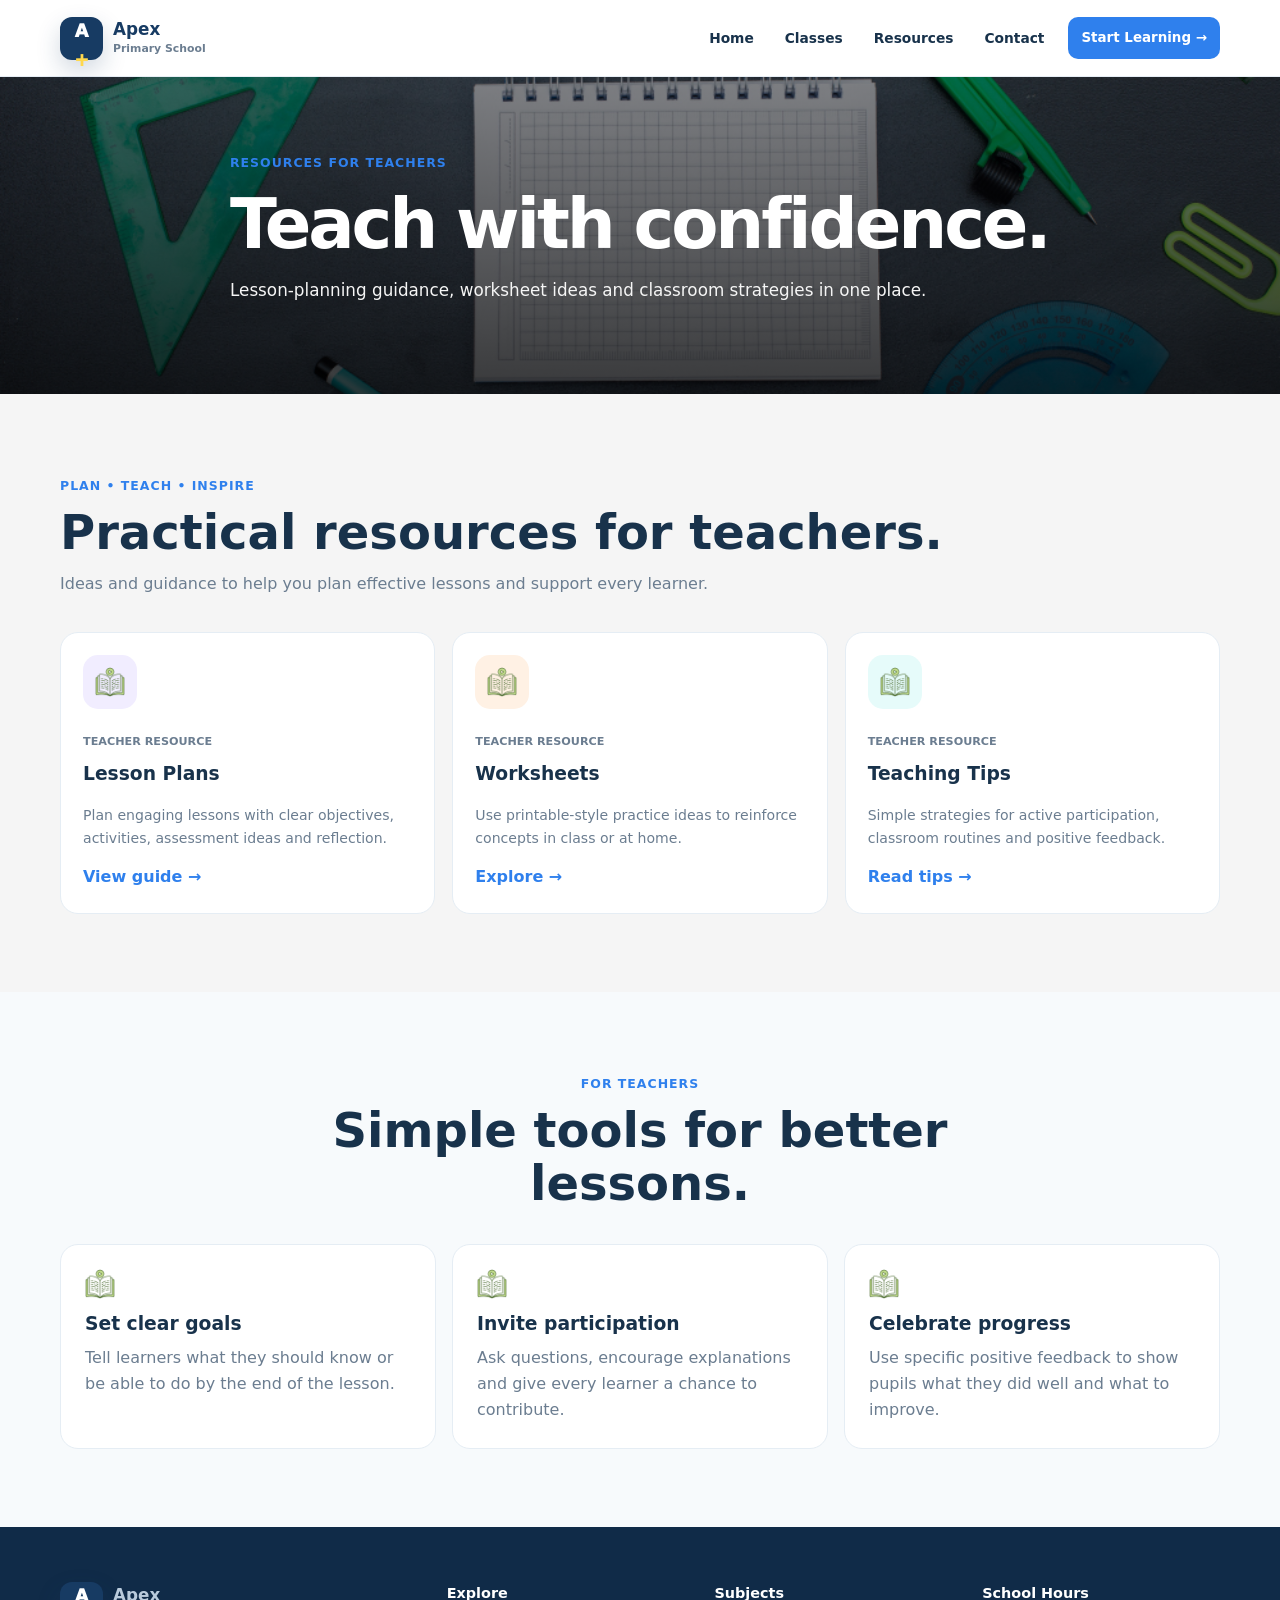
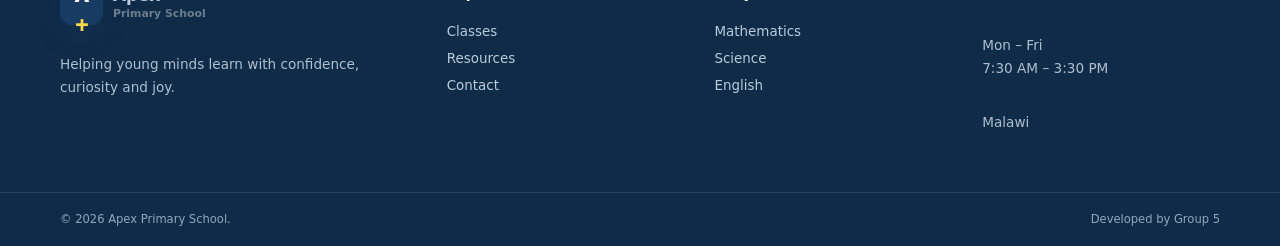
<file: APEX PRIMARY SCHOOL/teacher-resources.html>
<!DOCTYPE html>
<html lang="en">

<head>
    <meta charset="UTF-8">
    <meta name="viewport" content="width=device-width, initial-scale=1.0">
    <meta name="description" content="Apex Primary School learning resources, quizzes, flashcards and teacher resources.">
    <title>Teacher Resources | Apex Primary School</title>
    <link rel="stylesheet" href="style.css">
    <script src="script.js" defer></script>
</head>

<body data-page="teacher-resources">

    <!--- Loading effect element --->
    <div class="loader" id="pageLoader" aria-label="Loading Apex Primary School">
        <div class="loader-card">
            <div class="loader-logo">A<span>+</span></div>
            <div class="loader-spinner"></div>
            <p>Preparing your learning space...</p>
        </div>
    </div>

    <!-- Header contect -->
    <header class="site-header">
        <div class="container nav-wrap">

            <a class="brand" href="index.html">
                <span class="brand-mark">A<span>+</span></span>
                <span class="brand-text">
                    <strong>Apex</strong>
                    <small>Primary School</small>
                </span>
            </a>

            <button class="menu-toggle" id="menuToggle" aria-expanded="false" aria-controls="mainNav" aria-label="Open navigation">
                <span></span>
                <span></span>
                <span></span>
            </button>

            <nav class="main-nav" id="mainNav" aria-label="Primary navigation">
                <a class="nav-link" href="index.html">Home</a>
                <a class="nav-link" href="classes.html">Classes</a>
                <a class="nav-link" href="resources.html">Resources</a>
                <a class="nav-link" href="contact.html">Contact</a>
                <a class="nav-cta" href="classes.html">Start Learning →</a>
            </nav>

        </div>
    </header>

    <main>

        <!--- Hero section content --->
        <section class="page-hero">
            <div class="container page-hero-content">
                <span class="eyebrow">Resources for teachers</span>
                <h1>Teach with confidence.</h1>
                <p>Lesson-planning guidance, worksheet ideas and classroom strategies in one place.</p>
            </div>
        </section>

        <section class="section">
            <div class="container">

                <div class="section-heading">
                    <span class="eyebrow">Plan • Teach • Inspire</span>
                    <h2>Practical resources for teachers.</h2>
                    <p>Ideas and guidance to help you plan effective lessons and support every learner.</p>
                </div>

                <div class="resource-grid">

                    <article class="resource-card" id="lesson-plans">
                        <div class="resource-icon purple">
                            <img src="lesson-icon.png" alt="" width="30">
                        </div>
                        <span>Teacher resource</span>
                        <h3>Lesson Plans</h3>
                        <p>Plan engaging lessons with clear objectives, activities, assessment ideas and reflection.</p>
                        <a href="#teacher-resources">View guide →</a>
                    </article>

                    <article class="resource-card" id="worksheets">
                        <div class="resource-icon orange">
                            <img src="lesson-icon.png" alt="" width="30">
                        </div>
                        <span>Teacher resource</span>
                        <h3>Worksheets</h3>
                        <p>Use printable-style practice ideas to reinforce concepts in class or at home.</p>
                        <a href="#teacher-resources">Explore →</a>
                    </article>

                    <article class="resource-card" id="teaching-tips">
                        <div class="resource-icon teal">
                            <img src="lesson-icon.png" alt="" width="30">
                        </div>
                        <span>Teacher resource</span>
                        <h3>Teaching Tips</h3>
                        <p>Simple strategies for active participation, classroom routines and positive feedback.</p>
                        <a href="#teacher-resources">Read tips →</a>
                    </article>

                </div>
            </div>
        </section>

        <!----- For teachers section ---->
        <section class="section soft-section" id="teacher-resources">
            <div class="container">

                <div class="section-heading centered">
                    <span class="eyebrow">For teachers</span>
                    <h2>Simple tools for better lessons.</h2>
                </div>

                <div class="teacher-tools">

                    <article>
                        <span>
                            <img src="lesson-icon.png" alt="" width="30">
                        </span>
                        <h3>Set clear goals</h3>
                        <p>Tell learners what they should know or be able to do by the end of the lesson.</p>
                    </article>

                    <article>
                        <span>
                            <img src="lesson-icon.png" alt="" width="30">
                        </span>
                        <h3>Invite participation</h3>
                        <p>Ask questions, encourage explanations and give every learner a chance to contribute.</p>
                    </article>

                    <article>
                        <span>
                            <img src="lesson-icon.png" alt="" width="30">
                        </span>
                        <h3>Celebrate progress</h3>
                        <p>Use specific positive feedback to show pupils what they did well and what to improve.</p>
                    </article>

                </div>
            </div>
        </section>

    </main>

    <footer class="site-footer">
        <div class="container footer-grid">

            <div>
                <a class="brand footer-brand" href="index.html">
                    <span class="brand-mark">A<span>+</span></span>
                    <span class="brand-text">
                        <strong>Apex</strong>
                        <small>Primary School</small>
                    </span>
                </a>
                <p>Helping young minds learn with confidence, curiosity and joy.</p>
            </div>

            <div>
                <h3>Explore</h3>
                <a href="classes.html">Classes</a>
                <a href="resources.html">Resources</a>
                <a href="contact.html">Contact</a>
            </div>

            <div>
                <h3>Subjects</h3>
                <a href="student-resources.html">Mathematics</a>
                <a href="student-resources.html">Science</a>
                <a href="student-resources.html">English</a>
            </div>

            <div>
                <h3>School Hours</h3>
                <p>Mon – Fri<br>7:30 AM – 3:30 PM</p>
                <p>Malawi</p>
            </div>

        </div>

        <div class="footer-bottom">
            <div class="container">
                <span>© <span id="year"></span> Apex Primary School.</span>
                <span>Developed by Group 5</span>
            </div>
        </div>
    </footer>

</body>

</html>
</file>
<file: APEX PRIMARY SCHOOL/style.css>
/* 
   Shared production stylesheet
   Mobile-first • semantic • accessible • responsive
 */

:root {
  --navy: #173b63;
  --blue: #2f80ed;
  --blue-dark: #2167c7;
  --sky: #eaf5ff;
  --yellow: #ffd84d;
  --yellow-soft: #fff8d9;
  --green: #3ab982;
  --green-soft: #e8faf2;
  --pink: #ff7da8;
  --pink-soft: #fff0f5;
  --purple: #8b6cf6;
  --orange: #ff9f43;
  --teal: #27b6b2;
  --ink: #18324b;
  --muted: #6b7d90;
  --white: #fff;
  --line: #e5edf4;
  --soft: #f7fafc;
  --shadow: 0 18px 45px rgba(23, 59, 99, .10);
  --radius: 22px;
  --max: 1160px;
}

* {
  box-sizing: border-box
}

html {
  scroll-behavior: smooth
}

body {
  margin: 0;
  font-family: Inter, ui-sans-serif, system-ui, -apple-system, BlinkMacSystemFont, "Segoe UI", sans-serif;
  color: var(--ink);
  background: whitesmoke;
  line-height: 1.65
}

body.no-scroll {
  overflow: hidden
}

img {
  max-width: 100%;
  display: block
}

button,
input,
select,
textarea {
  font: inherit
}

button {
  cursor: pointer
}

a {
  color: var(--blue);
  text-decoration: none;
  transition: .25s ease
}

a:visited {
  color: var(--blue)
}

a:hover {
  color: var(--blue-dark)
}

a:active {
  color: #173b63
}

.container {
  width: min(calc(100% - 32px), var(--max));
  margin-inline: auto
}

.section {
  padding: 78px 0
}

.soft-section {
  background: var(--soft)
}

.centered {
  text-align: center;
  max-width: 720px;
  margin-inline: auto
}

.section-heading {
  margin-bottom: 34px
}

.section-heading h2 {
  margin: 8px 0 12px;
  font-size: clamp(2rem, 4vw, 3rem);
  line-height: 1.1
}

.section-heading p {
  margin: 0;
  color: var(--muted)
}

.eyebrow {
  display: inline-flex;
  align-items: center;
  gap: 6px;
  color: var(--blue);
  font-weight: 800;
  font-size: .78rem;
  letter-spacing: .08em;
  text-transform: uppercase
}

.btn {
  display: inline-flex;
  align-items: center;
  justify-content: center;
  border: 0;
  border-radius: 12px;
  padding: 13px 19px;
  font-weight: 800;
  transition: .25s ease;
  min-height: 46px
}

.btn:hover {
  transform: translateY(-2px);
  box-shadow: 0 10px 24px rgba(23, 59, 99, .12)
}

.btn-primary {
  background: var(--blue);
  color: #fff !important
}

.btn-primary:hover {
  background: var(--blue-dark)
}

.btn-secondary {
  background: #fff;
  color: var(--navy) !important;
  border: 1px solid var(--line)
}

.btn-dark {
  background: var(--blue);
  color: #fff;
  border: 0
}

.btn-small {
  padding: 10px 14px;
  min-height: 40px;
  font-size: .9rem
}

/* Loader */
.loader {
  position: fixed;
  inset: 0;
  z-index: 9999;
  display: grid;
  place-items: center;
  background: #fff;
  transition: opacity .45s, visibility .45s
}

.loader.hidden {
  opacity: 0;
  visibility: hidden
}

.loader-card {
  text-align: center
}

.loader-logo,
.brand-mark {
  display: grid;
  place-items: center;
  background: var(--navy);
  color: #fff;
  font-weight: 950;
  border-radius: 15px;
  box-shadow: 0 10px 25px rgba(23, 59, 99, .2)
}

.loader-logo {
  width: 62px;
  height: 62px;
  margin: 0 auto 16px;
  font-size: 1.55rem
}

.loader-logo span,
.brand-mark span {
  color: var(--yellow)
}

.loader-card p {
  margin: 10px 0;
  color: var(--muted);
  font-weight: 700
}

.loader-spinner {
  width: 25px;
  height: 25px;
  border: 3px solid #dce8f3;
  border-top-color: var(--blue);
  border-radius: 50%;
  margin: auto;
  animation: spin .8s linear infinite
}

@keyframes spin {
  to {
    transform: rotate(360deg)
  }
}

/* Header/navigation */
.site-header {
  position: sticky;
  top: 0;
  z-index: 1000;
  background: rgba(255, 255, 255, .94);
  backdrop-filter: blur(14px);
  border-bottom: 1px solid rgba(229, 237, 244, .9)
}

.nav-wrap {
  min-height: 76px;
  display: flex;
  align-items: center;
  justify-content: space-between;
  gap: 20px
}

.brand {
  display: inline-flex;
  align-items: center;
  gap: 10px;
  color: var(--navy) !important
}

.brand-mark {
  width: 43px;
  height: 43px;
  border-radius: 12px;
  font-size: 1.1rem;
  flex: none
}

.brand-text {
  display: flex;
  flex-direction: column;
  line-height: 1.05
}

.brand-text strong {
  font-size: 1.05rem
}

.brand-text small {
  color: var(--muted);
  font-size: .68rem;
  font-weight: 700;
  margin-top: 4px
}

.menu-toggle {
  width: 44px;
  height: 44px;
  border: 1px solid var(--line);
  border-radius: 11px;
  background: #fff;
  display: grid;
  place-content: center;
  gap: 4px
}

.menu-toggle span {
  width: 20px;
  height: 2px;
  background: var(--navy);
  display: block;
  border-radius: 2px
}

.main-nav {
  position: absolute;
  left: 16px;
  right: 16px;
  top: 68px;
  background: #fff;
  border: 1px solid var(--line);
  border-radius: 16px;
  padding: 10px;
  box-shadow: var(--shadow);
  display: none
}

.main-nav.open {
  display: flex;
  flex-direction: column
}

.nav-link,
.dropdown-toggle {
  padding: 11px 12px;
  color: var(--ink) !important;
  font-weight: 750;
  border-radius: 10px;
  background: transparent;
  border: 0;
  text-align: left
}

.nav-link:hover,
.nav-link.active,
.dropdown-toggle:hover {
  background: var(--sky);
  color: var(--blue) !important
}

.nav-link:visited {
  color: var(--ink)
}

.nav-cta {
  margin-top: 4px;
  background: var(--blue);
  color: #fff !important;
  border-radius: 10px;
  padding: 12px 14px;
  text-align: center;
  font-weight: 800
}

.nav-cta:hover {
  background: var(--blue-dark);
  transform: translateY(-1px)
}

.nav-dropdown {
  position: relative
}

.dropdown-toggle span {
  font-size: 1rem;
  margin-left: 4px
}

.dropdown-menu {
  display: none;
  padding: 4px 0 4px 10px
}

.nav-dropdown.open .dropdown-menu {
  display: grid;
  animation: drop .2s ease
}

.dropdown-menu a {
  padding: 9px 11px;
  border-radius: 8px;
  color: var(--ink) !important;
  font-weight: 650
}

.dropdown-menu a:hover {
  background: var(--sky);
  color: var(--blue) !important
}

@keyframes drop {
  from {
    opacity: 0;
    transform: translateY(-5px)
  }

  to {
    opacity: 1;
    transform: none
  }
}

/* Hero */
.hero {
  position: relative;
  overflow: hidden;
  background: linear-gradient(rgba(0, 0, 0, 0.45), rgba(0, 0, 0, 0.75)), url('hero.jpg') center/cover no-repeat;
  padding-top: 65px
}

.hero-grid {
  display: grid;
  gap: 45px;
  align-items: center
}

.hero-copy h1 {
  font-size: clamp(2.5rem, 7vw, 5rem);
  color: white;
  line-height: 1.02;
  letter-spacing: -.055em;
  margin: 16px 0
}


.hero-copy h1 span {
  color: var(--blue)
}

.hero-copy p {
  font-size: 1.06rem;
  color: white;
  max-width: 620px
}

.hero-actions {
  display: flex;
  flex-wrap: wrap;
  gap: 10px;
  margin: 25px 0
}

.hero-trust {
  display: flex;
  flex-wrap: wrap;
  gap: 15px;
  color: white;
  font-size: .82rem;
  font-weight: 700
}


/* Stats/features */
.stats-strip {
  background: var(--blue);
  color: #fff
}

.stats-grid {
  display: grid;
  grid-template-columns: repeat(2, 1fr);
  padding: 25px 0;
  gap: 20px;
  text-align: center
}

.stats-grid strong {
  display: block;
  font-size: 1.7rem;
  color: whitesmoke;
}

.stats-grid span {
  font-size: .78rem;
  color: white;
}

.feature-grid {
  display: grid;
  gap: 18px
}

.feature-card {
  padding: 28px;
  border-radius: var(--radius);
  border: 1px solid var(--line);
  transition: .3s
}

.feature-card:hover {
  transform: translateY(-5px);
  box-shadow: var(--shadow)
}

.feature-card h3 {
  margin: 0 0 8px
}

.feature-card p {
  color: var(--muted);
  margin: 0 0 18px
}

.blue-card {
  background: var(--sky)
}

.yellow-card {
  background: var(--yellow-soft)
}

.pink-card {
  background: var(--pink-soft)
}

.feature-card a {
  font-weight: 850
}

/* Home panels */
.home-learning-grid {
  display: grid;
  gap: 22px
}

.announcement-panel,
.tip-panel {
  padding: 28px;
  border-radius: var(--radius);
  border: 1px solid var(--line);
  background: #fff
}

.announcement-list {
  display: grid;
  gap: 12px
}

.announcement {
  display: flex;
  gap: 14px;
  padding: 15px;
  border-radius: 14px;
  background: var(--soft)
}

.announcement-date {
  width: 42px;
  height: 42px;
  display: grid;
  place-items: center;
  background: var(--blue);
  color: #fff;
  border-radius: 11px;
  font-size: .65rem;
  font-weight: 900;
  flex: none
}

.announcement-date.green {
  background: var(--green)
}

.announcement-date.orange {
  background: var(--orange)
}

.announcement strong {
  font-size: .92rem
}

.announcement p {
  font-size: .8rem;
  color: var(--muted);
  margin: 2px 0 0
}

.tip-panel {
  background: var(--yellow-soft);
  border-color: #f7e79b
}


.tip-panel h2 {
  font-size: 1.8rem;
  line-height: 1.15
}

.tip-panel p {
  color: #6f653b
}

.tip-result {
  font-weight: 800 !important;
  color: var(--navy) !important;
  min-height: 24px
}

.quiz-preview {
  display: grid;
  gap: 25px;
  align-items: center
}

.quiz-copy h2 {
  font-size: clamp(2rem, 5vw, 3.2rem);
  line-height: 1.1
}

.mini-question {
  background: var(--navy);
  color: #fff;
  border-radius: 25px;
  padding: 30px;
  text-align: center
}

.mini-question span {
  color: #a9c4dc;
  font-size: .75rem;
  font-weight: 800;
  text-transform: uppercase
}

.mini-question strong {
  display: block;
  font-size: 1.7rem;
  margin: 18px 0
}

.mini-options {
  display: flex;
  gap: 8px;
  justify-content: center
}

.mini-options span {
  background: #fff;
  color: var(--navy);
  padding: 9px 15px;
  border-radius: 9px;
  font-weight: 800
}

.mini-options .correct {
  background: var(--yellow)
}

/* Inner page hero */
.page-hero {
  background: linear-gradient(rgba(0, 0, 0, 0.45), rgba(0, 0, 0, 0.75)), url('classes.jpg') center/cover no-repeat;
  padding: 72px 0
}


.page-hero-content {
  max-width: 820px
}

.page-hero h1 {
  font-size: clamp(2.4rem, 6vw, 4.3rem);
  color: white;
  line-height: 1.05;
  letter-spacing: -.045em;
  margin: 13px 0
}

.page-hero p {
  color: whitesmoke;
  font-size: 1.05rem;
  max-width: 700px
}

/* Classes */
.class-grid {
  display: grid;
  gap: 20px
}

.class-card {
  border: 1px solid var(--line);
  border-radius: var(--radius);
  overflow: hidden;
  background: #fff;
  box-shadow: 0 5px 18px rgba(23, 59, 99, .04);
  transition: .3s
}

.class-card:hover {
  transform: translateY(-5px);
  box-shadow: var(--shadow)
}

.class-art {
  min-height: 160px;
  display: grid;
  place-items: center;
  font-size: 4rem
}

.class-art.blue {
  background: var(--sky)
}

.class-art.yellow {
  background: var(--yellow-soft)
}

.class-art.pink {
  background: var(--pink-soft)
}

.class-art.purple {
  background: #f1edff
}

.class-body {
  padding: 23px
}

.class-body>span {
  font-size: .72rem;
  color: var(--blue);
  font-weight: 900;
  text-transform: uppercase
}

.class-body h3 {
  margin: 5px 0
}

.class-body p {
  color: var(--muted);
  font-size: .9rem
}

.tag-row {
  display: flex;
  flex-wrap: wrap;
  gap: 6px;
  margin: 15px 0
}

.tag-row span {
  font-size: .68rem;
  background: var(--soft);
  border: 1px solid var(--line);
  padding: 5px 8px;
  border-radius: 7px;
  font-weight: 750
}

.routine-grid {
  display: grid;
  gap: 15px
}

.routine-grid article {
  background: #fff;
  border: 1px solid var(--line);
  padding: 24px;
  border-radius: 18px
}

.routine-grid span {
  color: var(--blue);
  font-weight: 950
}

.routine-grid h3 {
  margin: 8px 0
}

.routine-grid p {
  color: var(--muted);
  margin: 0
}

/* Resources */
.resource-filter {
  display: flex;
  flex-wrap: wrap;
  gap: 8px;
  margin-bottom: 25px
}

.filter-btn {
  border: 1px solid var(--line);
  background: #fff;
  padding: 9px 15px;
  border-radius: 999px;
  font-weight: 800;
  color: var(--ink)
}

.filter-btn.active,
.filter-btn:hover {
  background: var(--navy);
  color: #fff;
  border-color: var(--navy)
}

.resource-grid {
  display: grid;
  gap: 17px
}

.resource-card {
  border: 1px solid var(--line);
  border-radius: 18px;
  padding: 22px;
  background: #fff;
  transition: .25s
}

.resource-card:hover {
  transform: translateY(-4px);
  box-shadow: var(--shadow)
}

.resource-card.hidden {
  display: none
}

.resource-icon {
  width: 54px;
  height: 54px;
  border-radius: 15px;
  display: grid;
  place-items: center;
  font-size: 1.6rem;
  margin-bottom: 18px
}

.resource-icon.blue {
  background: var(--sky)
}

.resource-icon.green {
  background: var(--green-soft)
}

.resource-icon.yellow {
  background: var(--yellow-soft)
}

.resource-icon.pink {
  background: var(--pink-soft)
}

.resource-icon.purple {
  background: #f1edff
}

.resource-icon.orange {
  background: #fff1e4
}

.resource-icon.teal {
  background: #e6fbfa
}

.resource-card>span {
  font-size: .7rem;
  color: var(--muted);
  font-weight: 850;
  text-transform: uppercase
}

.resource-card h3 {
  margin: 6px 0
}

.resource-card p {
  color: var(--muted);
  font-size: .88rem
}

.resource-card a {
  font-weight: 850
}

.quiz-box {
  max-width: 720px;
  margin: auto;
  background: #fff;
  border: 1px solid var(--line);
  border-radius: 25px;
  padding: 25px;
  box-shadow: var(--shadow)
}

.quiz-top {
  display: flex;
  justify-content: space-between;
  font-weight: 800;
  font-size: .8rem
}

.progress-track {
  height: 7px;
  background: #edf2f6;
  border-radius: 99px;
  margin: 12px 0 25px;
  overflow: hidden
}

.progress-track div {
  height: 100%;
  background: var(--blue);
  width: 20%;
  transition: .3s
}

.quiz-box h3 {
  font-size: 1.35rem;
  line-height: 1.35
}

.quiz-options {
  display: grid;
  gap: 9px;
  margin: 20px 0
}

.quiz-option {
  border: 1px solid var(--line);
  background: #fff;
  text-align: left;
  border-radius: 11px;
  padding: 13px 15px;
  font-weight: 750;
  color: var(--ink);
  transition: .2s
}

.quiz-option:hover {
  border-color: var(--blue);
  background: var(--sky)
}

.quiz-option.correct {
  background: var(--green-soft);
  border-color: var(--green)
}

.quiz-option.wrong {
  background: var(--pink-soft);
  border-color: var(--pink)
}

.quiz-option:disabled {
  cursor: default
}

.quiz-feedback {
  min-height: 28px;
  font-weight: 800
}

.flashcard-layout {
  display: grid;
  gap: 35px;
  align-items: center
}

.flashcard {
  perspective: 1000px;
  max-width: 520px;
  width: 100%;
  height: 300px;
  margin: auto;
  cursor: pointer
}

.flash-inner {
  width: 100%;
  height: 100%;
  position: relative;
  transition: transform .6s;
  transform-style: preserve-3d
}

.flashcard.flipped .flash-inner {
  transform: rotateY(180deg)
}

.flash-front,
.flash-back {
  position: absolute;
  inset: 0;
  backface-visibility: hidden;
  border-radius: 25px;
  display: flex;
  flex-direction: column;
  align-items: center;
  justify-content: center;
  text-align: center;
  padding: 25px;
  box-shadow: var(--shadow)
}

.flash-front {
  background: var(--navy);
  color: #fff
}

.flash-back {
  background: var(--yellow);
  color: var(--navy);
  transform: rotateY(180deg)
}

.flash-front span,
.flash-back span {
  font-size: .7rem;
  text-transform: uppercase;
  font-weight: 900;
  letter-spacing: .1em
}

.flash-front strong,
.flash-back strong {
  font-size: 1.55rem;
  line-height: 1.25;
  margin: 18px 0
}

.flash-front small,
.flash-back small {
  opacity: .75
}

.teacher-tools {
  display: grid;
  gap: 16px
}

.teacher-tools article {
  background: #fff;
  border: 1px solid var(--line);
  padding: 24px;
  border-radius: 18px
}

.teacher-tools span {
  font-size: 2rem
}

.teacher-tools h3 {
  margin: 10px 0 5px
}

.teacher-tools p {
  color: var(--muted);
  margin: 0
}

/* Contact */
.contact-grid {
  display: grid;
  gap: 35px;
  align-items: start
}

.contact-info {
  padding-top: 10px
}

.contact-info h2 {
  font-size: clamp(2rem, 5vw, 3.3rem);
  line-height: 1.1;
  margin: 12px 0
}

.contact-info>p {
  color: var(--muted);
  max-width: 540px
}

.contact-item {
  display: flex;
  gap: 14px;
  margin-top: 22px
}

.contact-item>span {
  width: 43px;
  height: 43px;
  border-radius: 12px;
  background: var(--sky);
  display: grid;
  place-items: center;
  flex: none
}

.contact-item strong {
  font-size: .9rem
}

.contact-item p {
  margin: 2px 0;
  color: var(--muted);
  font-size: .86rem
}

.form-card {
  background: #fff;
  border: 1px solid var(--line);
  border-radius: 24px;
  padding: 25px;
  box-shadow: var(--shadow)
}

.form-card h2 {
  margin: 7px 0 25px
}

.form-card form {
  display: grid;
  gap: 16px
}

.form-card label {
  font-weight: 800;
  font-size: .82rem;
  display: grid;
  gap: 7px
}

.form-card input,
.form-card select,
.form-card textarea {
  width: 100%;
  border: 1px solid #d9e4ed;
  border-radius: 10px;
  padding: 12px 13px;
  color: var(--ink);
  background: #fff;
  outline: 0;
  transition: .2s;
  resize: vertical
}

.form-card input:focus,
.form-card select:focus,
.form-card textarea:focus {
  border-color: var(--blue);
  box-shadow: 0 0 0 3px rgba(47, 128, 237, .12)
}

.form-grid {
  display: grid;
  gap: 16px
}

.form-status {
  margin: 0;
  font-weight: 800;
  min-height: 24px
}

.form-status.success {
  color: #18845b
}

.form-status.error {
  color: #c24c68
}

.faq-list {
  max-width: 800px;
  margin: auto;
  display: grid;
  gap: 10px
}

.faq-list details {
  background: #fff;
  border: 1px solid var(--line);
  border-radius: 13px;
  padding: 16px 18px
}

.faq-list summary {
  font-weight: 850;
  cursor: pointer
}

.faq-list p {
  color: var(--muted);
  margin-bottom: 0
}

/* Footer */
.site-footer {
  background: #102b48;
  color: #d8e5f0;
  padding-top: 55px
}

.footer-grid {
  display: grid;
  gap: 30px;
  padding-bottom: 45px
}

.footer-brand {
  color: #fff !important;
  margin-bottom: 15px
}

.site-footer p {
  color: #aebfd0;
  font-size: .85rem
}

.site-footer h3 {
  color: #fff;
  font-size: .9rem;
  margin: 0 0 10px
}

.site-footer>.container>div:not(:first-child) {
  display: flex;
  flex-direction: column;
  gap: 5px
}

.site-footer a {
  color: #b9cbdc !important;
  font-size: .84rem
}

.site-footer a:hover {
  color: #fff !important
}

.footer-bottom {
  border-top: 1px solid rgba(255, 255, 255, .1);
  padding: 17px 0
}

.footer-bottom .container {
  display: flex;
  justify-content: space-between;
  gap: 15px;
  flex-wrap: wrap;
  font-size: .72rem;
  color: #8fa7bb
}

/* Motion */
.reveal {
  opacity: 0;
  transform: translateY(15px);
  transition: opacity .6s ease, transform .6s ease
}

.reveal.visible {
  opacity: 1;
  transform: none
}

@media(prefers-reduced-motion:reduce) {

  *,
  *::before,
  *::after {
    scroll-behavior: auto !important;
    animation: none !important;
    transition: none !important
  }

  .reveal {
    opacity: 1;
    transform: none
  }
}

/* Tablet */
@media(min-width:640px) {
  .container {
    width: min(calc(100% - 48px), var(--max))
  }

  .stats-grid {
    grid-template-columns: repeat(4, 1fr)
  }

  .feature-grid {
    grid-template-columns: repeat(3, 1fr)
  }

  .class-grid {
    grid-template-columns: repeat(2, 1fr)
  }

  .resource-grid {
    grid-template-columns: repeat(2, 1fr)
  }

  .routine-grid {
    grid-template-columns: repeat(3, 1fr)
  }

  .teacher-tools {
    grid-template-columns: repeat(3, 1fr)
  }

  .form-grid {
    grid-template-columns: repeat(2, 1fr)
  }
}

/* Desktop */
@media(min-width:900px) {
  .menu-toggle {
    display: none
  }

  .main-nav {
    position: static;
    display: flex;
    align-items: center;
    gap: 3px;
    background: transparent;
    border: 0;
    box-shadow: none;
    padding: 0
  }

  .nav-link,
  .dropdown-toggle {
    padding: 9px 10px;
    font-size: .86rem
  }

  .nav-cta {
    margin: 0 0 0 5px;
    padding: 10px 13px;
    font-size: .84rem
  }

  .dropdown-menu {
    position: absolute;
    top: calc(100% + 9px);
    left: 0;
    width: 210px;
    background: #fff;
    border: 1px solid var(--line);
    border-radius: 13px;
    padding: 7px;
    box-shadow: var(--shadow)
  }

  .nav-dropdown:hover .dropdown-menu,
  .nav-dropdown:focus-within .dropdown-menu {
    display: grid
  }

  .hero {
    padding: 95px 0 90px
  }

  .hero-grid {
    grid-template-columns: 1.05fr .95fr
  }

  .hero-illustration {
    min-height: 470px
  }

  .home-learning-grid {
    grid-template-columns: 1.25fr .75fr
  }

  .quiz-preview {
    grid-template-columns: 1.1fr .9fr
  }

  .flashcard-layout {
    grid-template-columns: .8fr 1.2fr
  }

  .contact-grid {
    grid-template-columns: .9fr 1.1fr
  }

  .footer-grid {
    grid-template-columns: 1.5fr 1fr 1fr 1fr
  }
}

/* Large desktop */
@media(min-width:1100px) {
  .main-nav {
    gap: 7px
  }

  .nav-link,
  .dropdown-toggle {
    padding-inline: 12px
  }

  .class-grid {
    grid-template-columns: repeat(4, 1fr)
  }

  .resource-grid {
    grid-template-columns: repeat(3, 1fr)
  }
}
</file>
